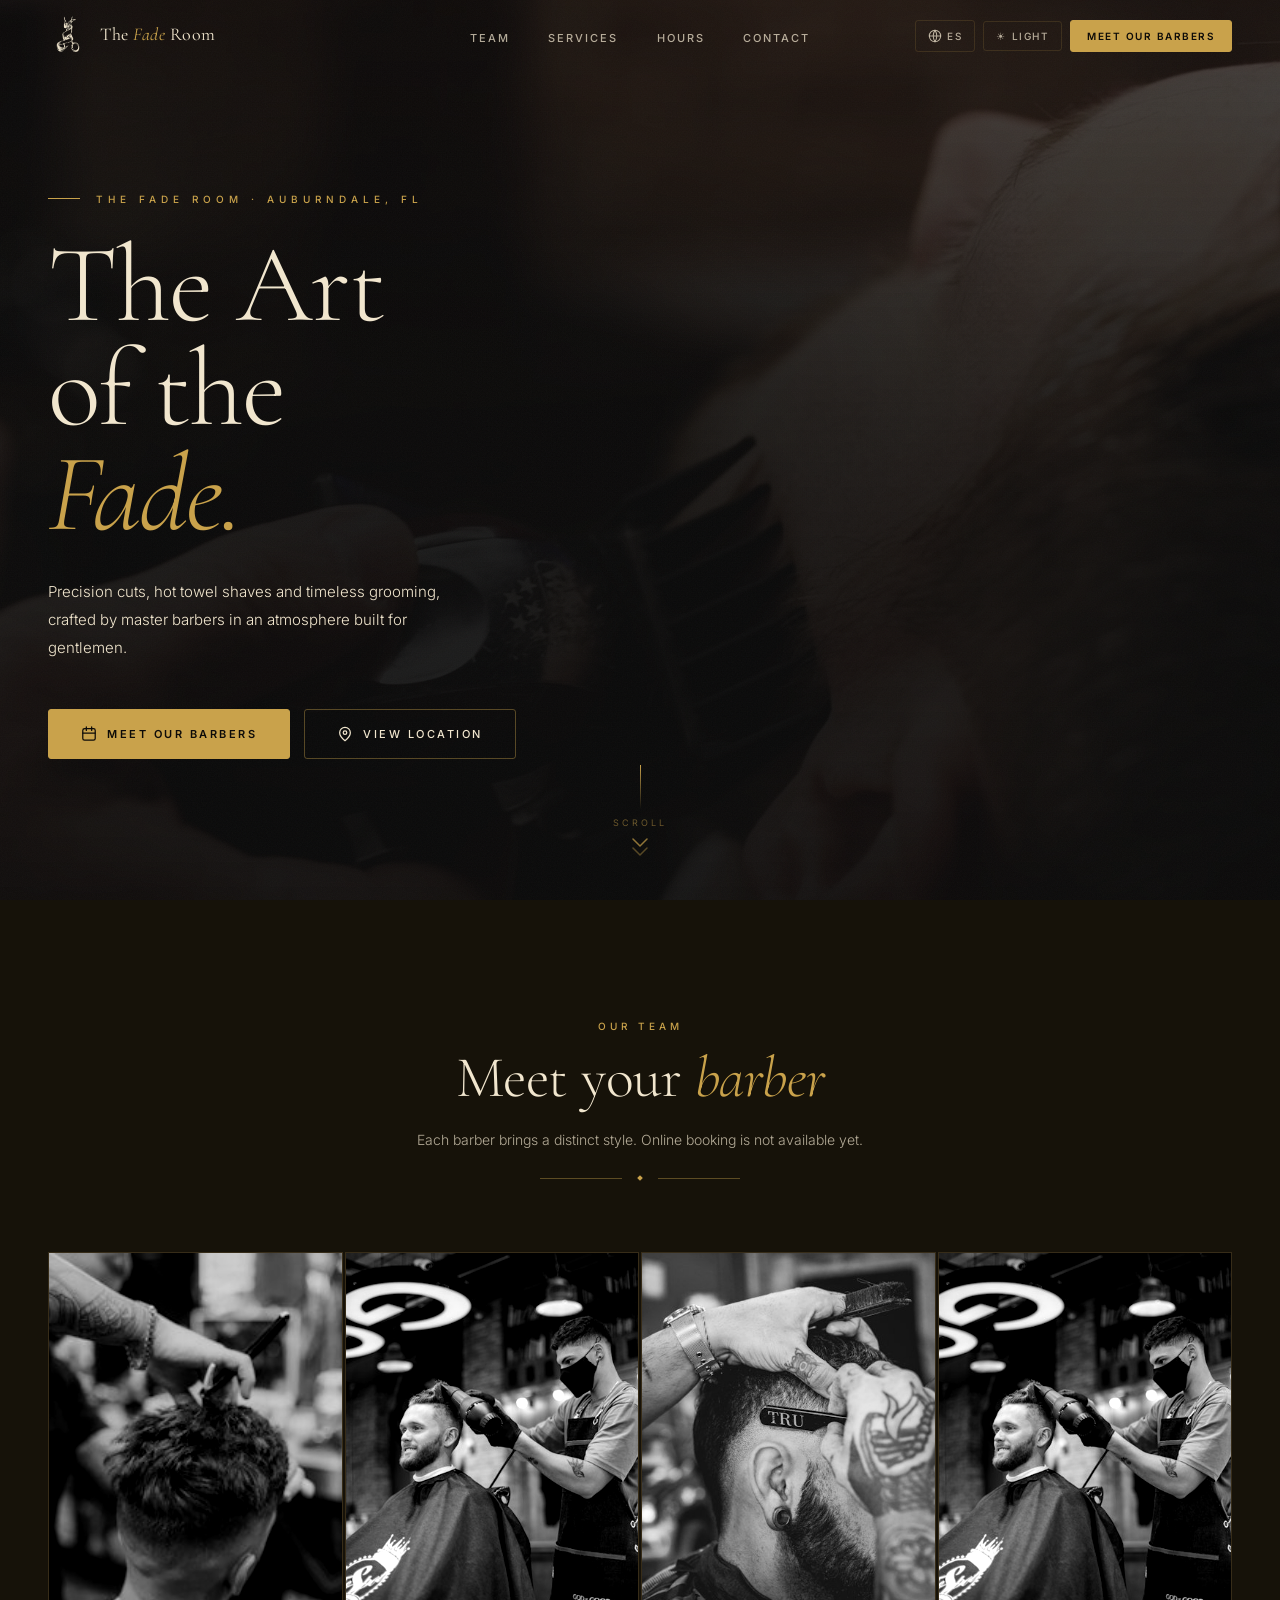
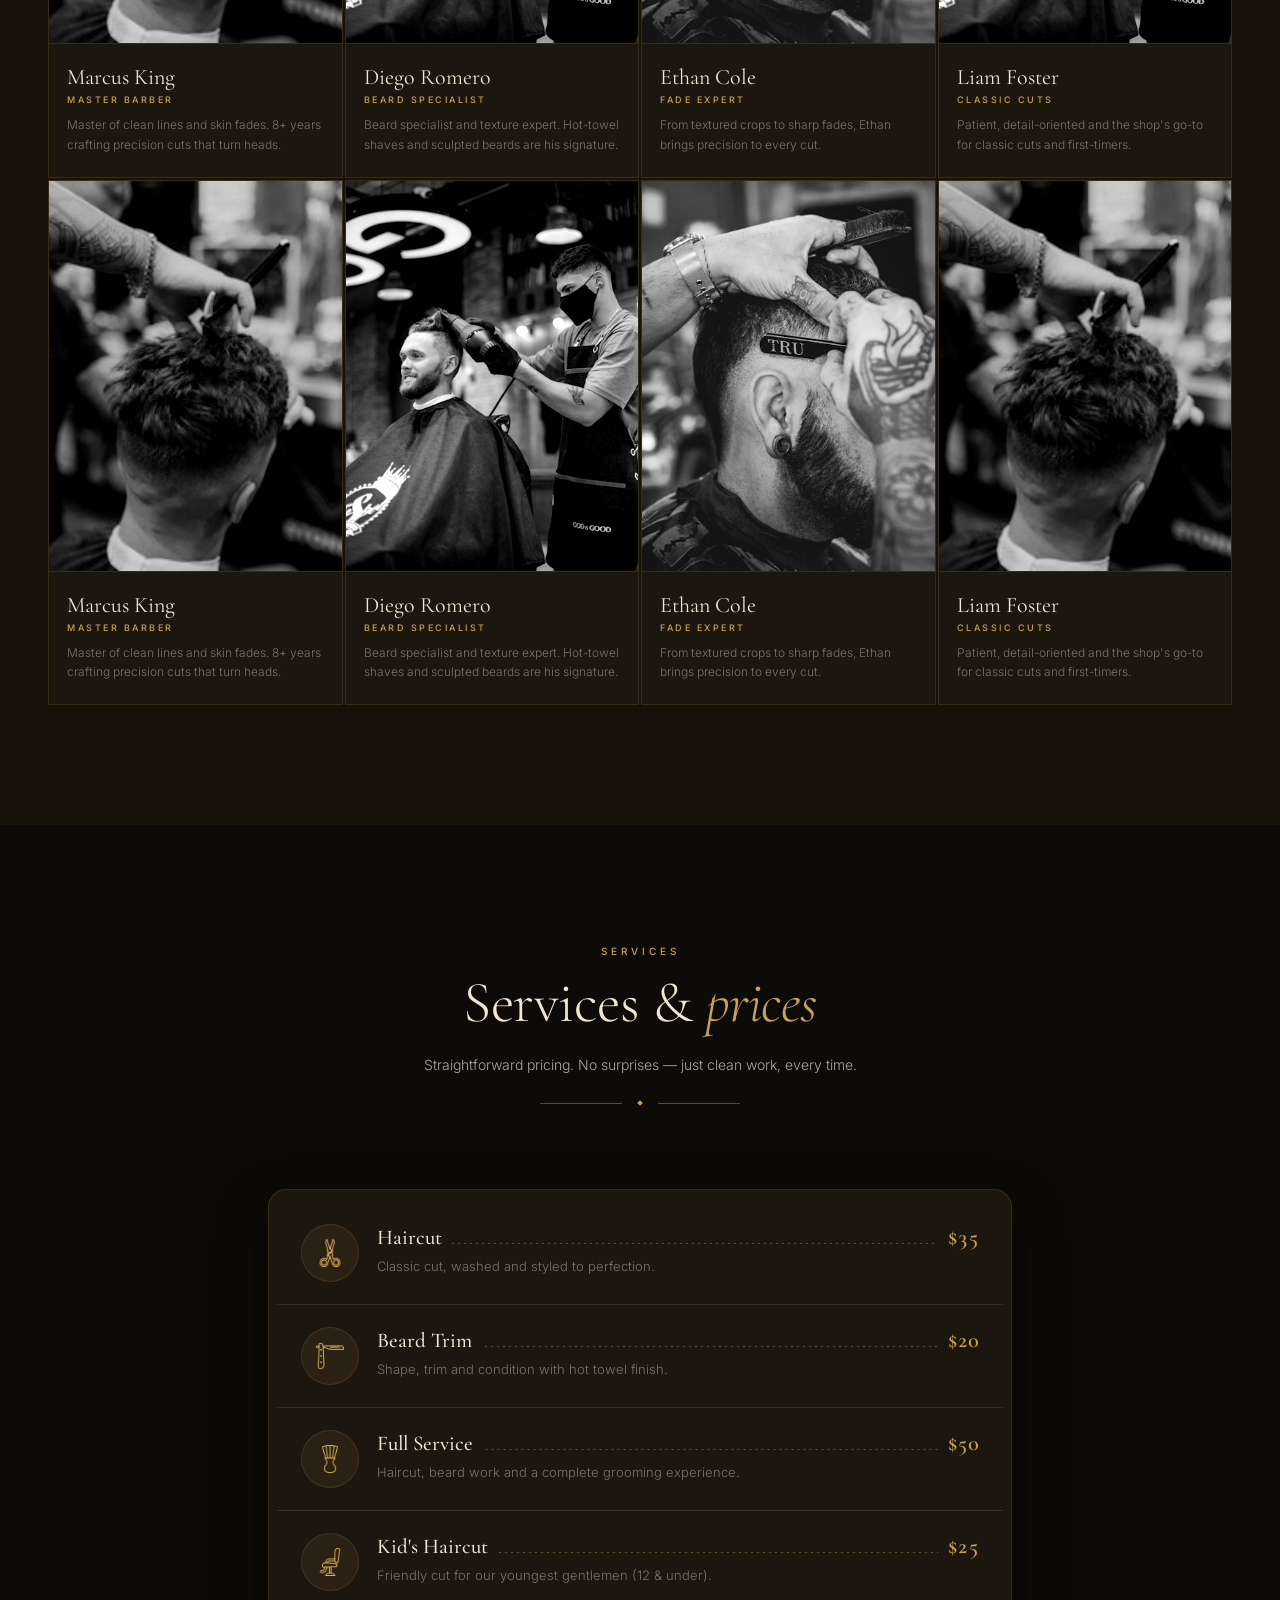
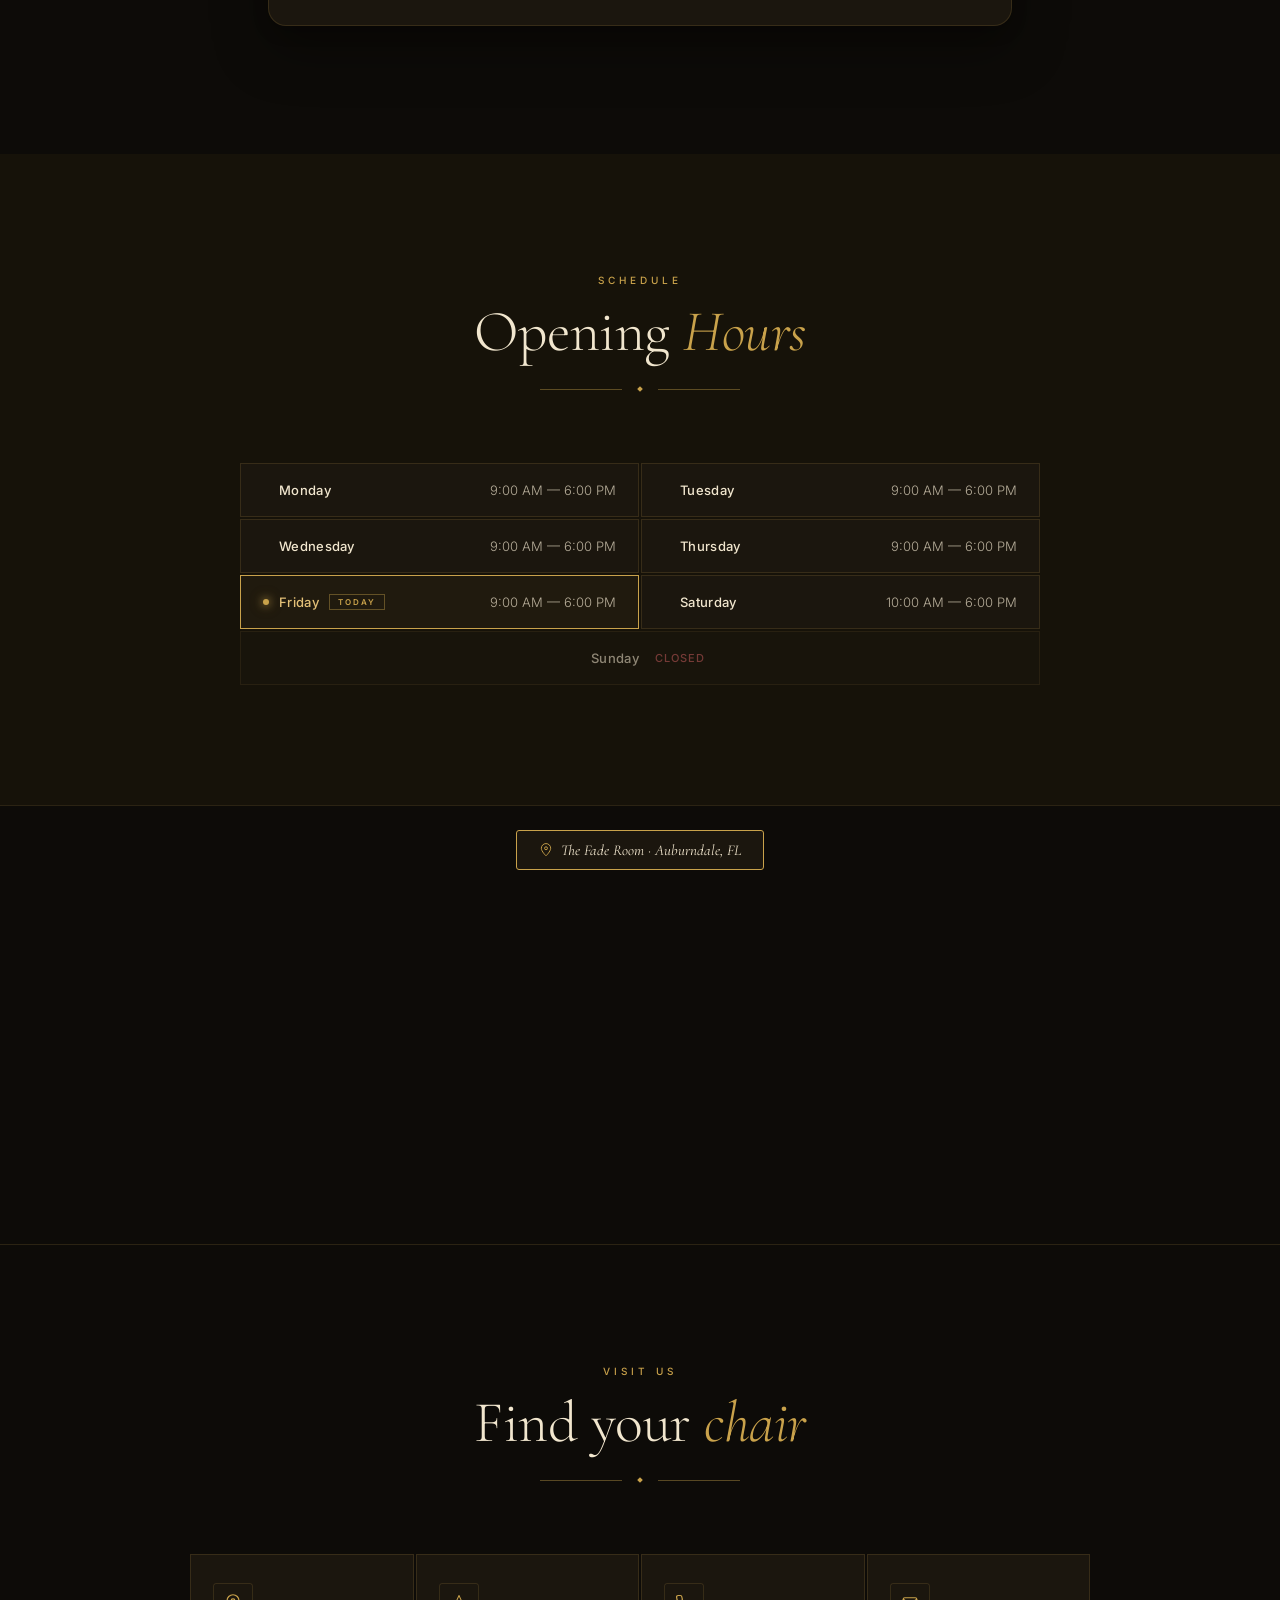
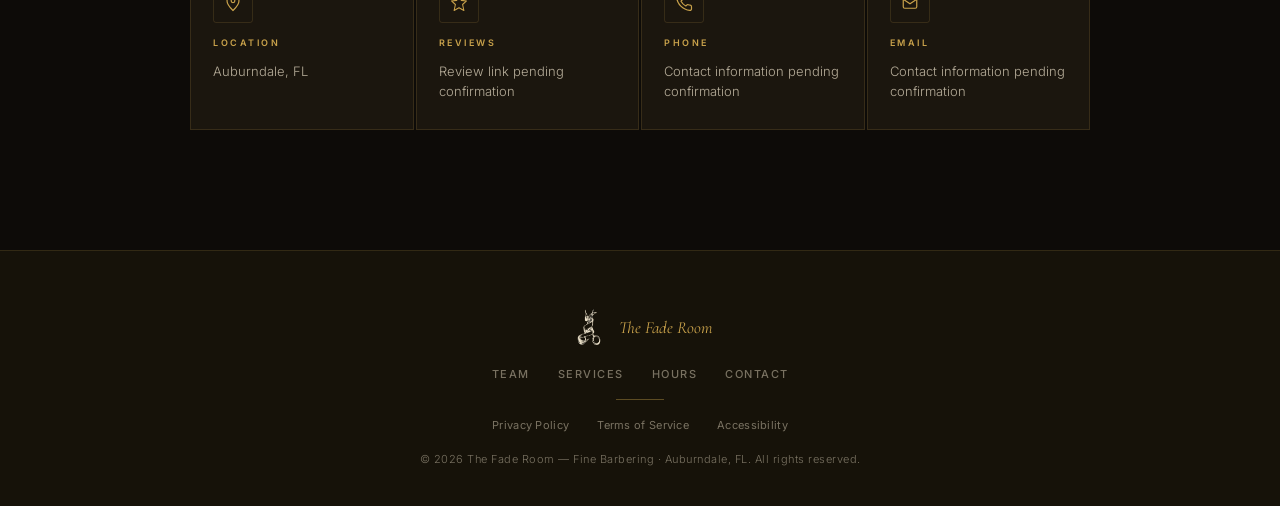
<file: index.html>
<!DOCTYPE html>
<html lang="en" data-theme="dark">
<head>
<meta charset="UTF-8">
<meta name="viewport" content="width=device-width, initial-scale=1.0">
<title>The Fade Room — Fine Barbering · Auburndale, FL</title>
<meta name="description" content="The Fade Room — premium barbershop in Auburndale, FL. Haircuts, beard trims, full service and kid's cuts. Book your barber today.">
<script src="/assets/site-preferences.js"></script>
<link rel="stylesheet" href="/assets/fonts.css">

<style>
/* ═══════════════════════════════════════════════════════════════
   DESIGN TOKENS — Modern Gentleman's Club / Speakeasy
═══════════════════════════════════════════════════════════════ */
:root {
  --black: #0D0B08;
  --charcoal: #161209;
  --charcoal-2: #1B160E;
  --charcoal-3: #2A2013;
  --off-white: #F1E6CE;
  --off-white-dim: rgba(241, 230, 206, 0.72);
  --off-white-muted: rgba(241, 230, 206, 0.45);
  --gold: #C9A24B;
  --gold-light: #E3C077;
  --gold-bright: #E3C077;
  --bronze: #7A5636;
  --copper: #B8863C;
  --border: rgba(201, 162, 75, 0.16);
  --border-strong: rgba(201, 162, 75, 0.4);
  --glass: rgba(13, 11, 8, 0.88);
  --radius: 3px;
  --nav-h: 72px;
  --font-serif: 'Cormorant Garamond', Georgia, serif;
  --font-sans: 'Inter', system-ui, sans-serif;
  --ease: cubic-bezier(0.4, 0, 0.2, 1);
  --transition: all 0.3s ease-in-out;
}

[data-theme="light"] {
  --black: #FAF7F0;
  --charcoal: #F1E9D6;
  --charcoal-2: #FFFFFF;
  --charcoal-3: #F1E4C8;
  --off-white: #221A0F;
  --off-white-dim: rgba(34, 26, 15, 0.72);
  --off-white-muted: rgba(34, 26, 15, 0.45);
  --gold: #A9762E;
  --gold-light: #C79646;
  --gold-bright: #C79646;
  --bronze: #8A6A3E;
  --copper: #7C5620;
  --border: rgba(169, 118, 46, 0.22);
  --border-strong: rgba(169, 118, 46, 0.48);
  --glass: rgba(250, 247, 240, 0.88);
}

/* ── Reset & Base ── */
*, *::before, *::after { margin: 0; padding: 0; box-sizing: border-box; }
html {
  scroll-behavior: auto;
  scroll-padding-top: calc(var(--nav-h) + 20px);
}
body {
  font-family: var(--font-sans);
  background: var(--black);
  color: var(--off-white);
  overflow-x: hidden;
  transition: background 0.3s, color 0.3s;
  -webkit-font-smoothing: antialiased;
}
a { text-decoration: none; color: inherit; }
button { font-family: inherit; cursor: pointer; border: none; background: none; }
img { display: block; max-width: 100%; }
main { display: block; }

/* ═══════════════════════════════════════════════════════════════
   NAVBAR — Sticky + Glassmorphism on scroll
═══════════════════════════════════════════════════════════════ */
.navbar {
  position: fixed;
  top: 0; left: 0; right: 0;
  z-index: 300;
  height: var(--nav-h);
  display: grid;
  grid-template-columns: 1fr auto 1fr;
  align-items: center;
  padding: 0 clamp(20px, 4vw, 48px);
  background: transparent;
  border-bottom: 1px solid transparent;
  transition: var(--transition);
}
.nav-left { justify-self: start; grid-column: 1; }
.navbar.scrolled {
  background: var(--glass);
  backdrop-filter: blur(20px);
  -webkit-backdrop-filter: blur(20px);
  border-bottom-color: var(--border);
}

/* Minimalist logo */
.brand {
  display: flex;
  align-items: center;
  gap: 12px;
  z-index: 310;
}
.brand-mark {
  width: 28px; height: 28px;
  border: 1px solid var(--gold);
  display: flex; align-items: center; justify-content: center;
  flex-shrink: 0;
}
.brand-mark svg { width: 14px; height: 14px; }
.brand-name {
  font-family: var(--font-serif);
  font-size: 18px;
  font-weight: 400;
  letter-spacing: 0.5px;
  color: var(--off-white);
}
.brand-name em { font-style: italic; color: var(--gold); }

/* Desktop nav links — truly centered on viewport */
.nav-links {
  display: none;
  align-items: center;
  gap: clamp(24px, 3vw, 40px);
  list-style: none;
  justify-self: center;
  grid-column: 2;
}
@media (min-width: 900px) { .nav-links { display: flex; } }
.nav-link {
  font-size: 11px;
  font-weight: 500;
  letter-spacing: 2px;
  text-transform: uppercase;
  color: var(--off-white-dim);
  transition: var(--transition);
  position: relative;
}
.nav-link::after {
  content: '';
  position: absolute;
  bottom: -4px; left: 0;
  width: 0; height: 1px;
  background: var(--gold);
  transition: width 0.3s var(--ease);
}
.nav-link:hover { color: var(--gold); }
.nav-link:hover::after { width: 100%; }

.nav-actions {
  display: flex;
  align-items: center;
  gap: 8px;
  z-index: 310;
  justify-self: end;
  grid-column: 3;
}

/* Utility buttons — compact icon pills */
.nav-btn {
  display: flex; align-items: center; justify-content: center; gap: 5px;
  padding: 8px 10px;
  font-size: 10px;
  font-weight: 500;
  letter-spacing: 1.5px;
  text-transform: uppercase;
  color: var(--off-white-dim);
  border: 1px solid var(--border);
  border-radius: var(--radius);
  transition: var(--transition);
  flex-shrink: 0;
}
.nav-btn:hover {
  color: var(--gold);
  border-color: var(--border-strong);
}
.nav-btn-label { display: none; }
@media (min-width: 1200px) {
  .nav-btn { padding: 8px 12px; }
  .nav-btn-label { display: inline; }
}

/* Book CTA — solid with hover inversion */
.btn-nav-book {
  display: none;
  padding: 9px 16px;
  font-size: 10px;
  font-weight: 600;
  letter-spacing: 1.5px;
  text-transform: uppercase;
  background: var(--gold);
  color: var(--black);
  border: 1px solid var(--gold);
  border-radius: var(--radius);
  transition: var(--transition);
  white-space: nowrap;
  flex-shrink: 0;
}
@media (min-width: 640px) { .btn-nav-book { display: inline-flex; } }
.btn-nav-book:hover {
  background: transparent;
  color: var(--gold);
}
.btn-nav-book-short { display: none; }
@media (min-width: 900px) and (max-width: 1140px) {
  .btn-nav-book-full { display: none; }
  .btn-nav-book-short { display: inline; }
}

/* Hamburger */
.hamburger {
  display: flex;
  flex-direction: column;
  justify-content: center;
  gap: 5px;
  width: 32px; height: 32px;
  padding: 4px;
  z-index: 310;
}
@media (min-width: 900px) { .hamburger { display: none; } }
.hamburger span {
  display: block;
  width: 100%; height: 1px;
  background: var(--off-white);
  transition: var(--transition);
  transform-origin: center;
}
.hamburger.active span:nth-child(1) { transform: translateY(6px) rotate(45deg); }
.hamburger.active span:nth-child(2) { opacity: 0; transform: scaleX(0); }
.hamburger.active span:nth-child(3) { transform: translateY(-6px) rotate(-45deg); }

/* Full-screen mobile menu */
.mobile-menu {
  position: fixed;
  inset: 0;
  z-index: 290;
  background: var(--black);
  display: flex;
  flex-direction: column;
  align-items: center;
  justify-content: center;
  gap: 8px;
  opacity: 0;
  visibility: hidden;
  transition: opacity 0.4s var(--ease), visibility 0.4s;
}
.mobile-menu.open {
  opacity: 1;
  visibility: visible;
}
.mobile-menu-link {
  font-family: var(--font-serif);
  font-size: clamp(36px, 10vw, 64px);
  font-weight: 300;
  font-style: italic;
  color: var(--off-white-muted);
  letter-spacing: -1px;
  transition: var(--transition);
  transform: translateY(20px);
  opacity: 0;
}
.mobile-menu.open .mobile-menu-link {
  transform: translateY(0);
  opacity: 1;
}
.mobile-menu.open .mobile-menu-link:nth-child(1) { transition-delay: 0.05s; }
.mobile-menu.open .mobile-menu-link:nth-child(2) { transition-delay: 0.10s; }
.mobile-menu.open .mobile-menu-link:nth-child(3) { transition-delay: 0.15s; }
.mobile-menu.open .mobile-menu-link:nth-child(4) { transition-delay: 0.20s; }
.mobile-menu.open .mobile-menu-link:nth-child(5) { transition-delay: 0.25s; }
.mobile-menu-link:hover { color: var(--gold); }
.mobile-menu-link em { color: var(--gold); font-style: italic; }
.mobile-menu-footer {
  position: absolute;
  bottom: 40px;
  display: flex;
  gap: 16px;
}
.mobile-menu-footer .nav-btn { font-size: 11px; }

/* ═══════════════════════════════════════════════════════════════
   HERO — Cinematic video + fade-up reveal
═══════════════════════════════════════════════════════════════ */
.hero {
  position: relative;
  min-height: 100svh;
  display: flex;
  align-items: center;
  overflow: hidden;
}
.hero-video-wrap {
  position: absolute;
  inset: 0;
  z-index: 0;
}
.hero-video-wrap::after {
  content: '';
  position: absolute;
  inset: 0;
  z-index: 1;
  background:
    radial-gradient(ellipse at 30% 50%, rgba(10,10,10,0.55) 0%, transparent 60%),
    linear-gradient(180deg, rgba(10,10,10,0.75) 0%, rgba(10,10,10,0.88) 50%, rgba(10,10,10,0.95) 100%);
}
.hero-video-wrap::before {
  content: '';
  position: absolute;
  inset: 0;
  z-index: 2;
  pointer-events: none;
  background-image: url("data:image/svg+xml,%3Csvg xmlns='http://www.w3.org/2000/svg' width='200' height='200'%3E%3Cfilter id='n'%3E%3CfeTurbulence type='fractalNoise' baseFrequency='.8' numOctaves='4' stitchTiles='stitch'/%3E%3C/filter%3E%3Crect width='200' height='200' filter='url(%23n)' opacity='.035'/%3E%3C/svg%3E");
}
.hero-video { width: 100%; height: 100%; object-fit: cover; }
.hero-video-fallback {
  position: absolute;
  inset: 0;
  background: linear-gradient(135deg, #161209, #2A2013);
  display: none;
} /* <--- Esta es la llave que faltaba para cerrar el fallback */

/* Ahora sí, la regla del espejo va de forma independiente: */
@media (max-width: 768px) {
  .hero-video {
    transform: scaleX(-1);
  }
}

.hero-inner {
  position: relative;
  z-index: 3;
  width: 100%;
  max-width: 1280px;
  margin: 0 auto;
  padding: calc(var(--nav-h) + 80px) clamp(24px, 5vw, 48px) 100px;
}

.hero-eyebrow {
  font-size: 10px;
  letter-spacing: 5px;
  text-transform: uppercase;
  color: var(--gold);
  font-weight: 500;
  margin-bottom: 28px;
  display: flex;
  align-items: center;
  gap: 16px;
  opacity: 0;
  animation: fadeUp 0.8s var(--ease) 0.2s forwards;
}
.hero-eyebrow::before {
  content: '';
  width: 32px; height: 1px;
  background: var(--gold);
}

.hero-h1 {
  font-family: var(--font-serif);
  font-size: clamp(56px, 11vw, 110px);
  font-weight: 300;
  line-height: 0.95;
  letter-spacing: -2px;
  color: #F1E6CE;
  margin-bottom: 32px;
  opacity: 0;
  animation: fadeUp 1s var(--ease) 0.4s forwards;
}
.hero-h1 em { font-style: italic; color: var(--gold); }

.hero-sub {
  font-size: 15px;
  font-weight: 300;
  color: #F1E6CE;
  line-height: 1.85;
  max-width: 440px;
  margin-bottom: 48px;
  opacity: 0;
  animation: fadeUp 0.9s var(--ease) 0.65s forwards;
}

.hero-ctas {
  display: flex;
  flex-wrap: wrap;
  gap: 14px;
  opacity: 0;
  animation: fadeUp 0.9s var(--ease) 0.85s forwards;
}

@keyframes fadeUp {
  from { opacity: 0; transform: translateY(32px); }
  to   { opacity: 1; transform: translateY(0); }
}

/* Buttons */
.btn-primary {
  display: inline-flex;
  align-items: center;
  gap: 10px;
  padding: 16px 32px;
  border-radius: var(--radius);
  background: var(--gold);
  color: var(--black);
  font-size: 11px;
  font-weight: 600;
  letter-spacing: 2.5px;
  text-transform: uppercase;
  border: 1px solid var(--gold);
  transition: var(--transition);
}
.btn-primary:hover {
  background: transparent;
  color: var(--gold);
}
.btn-secondary {
  display: inline-flex;
  align-items: center;
  gap: 10px;
  padding: 16px 32px;
  border-radius: var(--radius);
  background: transparent;
  color: #F1E6CE;
  font-size: 11px;
  font-weight: 500;
  letter-spacing: 2.5px;
  text-transform: uppercase;
  border: 1px solid var(--border-strong);
  transition: var(--transition);
}
.btn-secondary:hover {
  border-color: var(--gold);
  color: var(--gold);
}

/* Scroll cue — v5 pulse + double-chevron bounce */
.hero-scroll {
  position: absolute;
  bottom: 36px;
  left: 50%;
  transform: translateX(-50%);
  z-index: 3;
  display: flex;
  flex-direction: column;
  align-items: center;
  gap: 8px;
  cursor: pointer;
  background: none;
  border: none;
  color: var(--gold);
  padding: 8px 16px;
  font-family: inherit;
}
/* 1. Ajuste general del bloque para que no choque en móviles */
@media (max-width: 768px) {
  .hero-scroll {
    bottom: calc(15px + env(safe-area-inset-bottom)); 
  }
}

/* 2. Ocultar la línea vertical en CUALQUIER teléfono */
@media (max-width: 768px) {
  .scroll-track {
    display: none !important;
  }
}
.hero-scroll span {
  font-size: 9px;
  letter-spacing: 3px;
  text-transform: uppercase;
  color: var(--gold);
  opacity: 0.5;
}
.scroll-track {
  width: 1px;
  height: 44px;
  background: linear-gradient(to bottom, var(--gold), transparent);
  animation: scrollPulse 2s ease-in-out infinite;
}
.scroll-chevron {
  display: flex;
  flex-direction: column;
  align-items: center;
  gap: 3px;
  animation: scrollBounce 1.6s ease-in-out infinite;
  margin-top: 2px;
  color: var(--gold);
}
.scroll-chevron svg {
  width: 16px;
  height: 9px;
  opacity: 0.7;
}
.scroll-chevron svg:nth-child(2) {
  opacity: 0.4;
  margin-top: -3px;
}
@keyframes scrollPulse {
  0%, 100% { opacity: 0.35; }
  50% { opacity: 1; }
}
@keyframes scrollBounce {
  0%, 100% { transform: translateY(0); }
  50% { transform: translateY(6px); }
}

/* ═══════════════════════════════════════════════════════════════
   SHARED SECTION SHELL
═══════════════════════════════════════════════════════════════ */
.section {
  padding: clamp(72px, 10vw, 120px) clamp(24px, 5vw, 48px);
  max-width: 1280px;
  margin: 0 auto;
}
.section-head {
  text-align: center;
  margin-bottom: clamp(48px, 6vw, 72px);
}
.section-tag {
  font-size: 10px;
  letter-spacing: 4px;
  text-transform: uppercase;
  color: var(--gold);
  font-weight: 500;
  margin-bottom: 16px;
  display: block;
}
.section-title {
  font-family: var(--font-serif);
  font-size: clamp(36px, 5.5vw, 58px);
  font-weight: 300;
  color: var(--off-white);
  letter-spacing: -0.5px;
  line-height: 1.05;
}
.section-title em { font-style: italic; color: var(--gold); }
.section-sub {
  font-size: 14px;
  font-weight: 300;
  color: var(--off-white-dim);
  max-width: 480px;
  margin: 18px auto 0;
  line-height: 1.8;
}
.divider {
  display: flex;
  align-items: center;
  justify-content: center;
  gap: 16px;
  margin: 24px auto 0;
  max-width: 200px;
}
.divider-line { flex: 1; height: 1px; background: var(--border-strong); }
.divider-dot { width: 4px; height: 4px; background: var(--gold); transform: rotate(45deg); }

/* Scroll reveal */
.reveal {
  opacity: 0;
  transform: translateY(28px);
  transition: opacity 0.7s var(--ease), transform 0.7s var(--ease);
}
.reveal.visible { opacity: 1; transform: translateY(0); }
.reveal-d1 { transition-delay: 0.08s; }
.reveal-d2 { transition-delay: 0.16s; }
.reveal-d3 { transition-delay: 0.24s; }
.reveal-d4 { transition-delay: 0.32s; }

/* ═══════════════════════════════════════════════════════════════
   BARBER TEAM — Editorial magazine cards
═══════════════════════════════════════════════════════════════ */
.team-section { background: var(--charcoal); }

.barbers-grid {
  display: grid;
  grid-template-columns: repeat(2, 1fr);
  gap: 2px;
}
@media (min-width: 768px) { .barbers-grid { grid-template-columns: repeat(4, 1fr); gap: 2px; } }
@media (max-width: 480px) { .barbers-grid { grid-template-columns: 1fr; } }

.barber-card {
  position: relative;
  overflow: hidden;
  background: var(--charcoal-2);
  border: 1px solid var(--border);
  display: flex;
  flex-direction: column;
  transition: var(--transition);
}
.barber-card:hover { border-color: var(--border-strong); }

.barber-photo-wrap {
  position: relative;
  aspect-ratio: 3/4;
  overflow: hidden;
}
.barber-photo {
  width: 100%;
  height: 100%;
  background: var(--charcoal-3) center/cover no-repeat;
  filter: grayscale(100%) contrast(1.15);
  transition: filter 0.6s var(--ease), transform 0.6s var(--ease);
}
.barber-card:hover .barber-photo {
  filter: grayscale(0%) contrast(1);
  transform: scale(1.06);
}

/* Hover overlay with Book button */
.barber-overlay {
  position: absolute;
  inset: 0;
  background: linear-gradient(to top, rgba(10,10,10,0.92) 0%, transparent 55%);
  display: flex;
  align-items: flex-end;
  justify-content: center;
  padding-bottom: 24px;
  opacity: 0;
  transition: opacity 0.4s var(--ease);
}
.barber-card:hover .barber-overlay { opacity: 1; }

.btn-book {
  padding: 12px 28px;
  font-size: 10px;
  font-weight: 600;
  letter-spacing: 2px;
  text-transform: uppercase;
  background: var(--gold);
  color: var(--black);
  border: 1px solid var(--gold);
  border-radius: var(--radius);
  transform: translateY(12px);
  opacity: 0;
  transition: var(--transition);
}
.barber-card:hover .btn-book {
  transform: translateY(0);
  opacity: 1;
}
.btn-book:hover {
  background: transparent;
  color: var(--gold);
}

.barber-body {
  padding: 20px 18px 22px;
  border-top: 1px solid var(--border);
}
.barber-name {
  font-family: var(--font-serif);
  font-size: 22px;
  font-weight: 400;
  color: var(--off-white);
  margin-bottom: 4px;
}
.barber-spec {
  font-size: 9px;
  letter-spacing: 2.5px;
  text-transform: uppercase;
  color: var(--gold);
  font-weight: 500;
  margin-bottom: 10px;
  display: block;
}
.barber-desc {
  font-size: 12px;
  color: var(--off-white-muted);
  line-height: 1.65;
  font-weight: 300;
}

/* ═══════════════════════════════════════════════════════════════
   SERVICES — printed-menu layout (v7), scoped to #services
═══════════════════════════════════════════════════════════════ */
#services .services-wrap {
  max-width: 760px;
  margin: 0 auto;
  padding: 12px 8px 8px;
}

#services .svc-plate {
  position: relative;
  padding: 12px 8px;
  background: var(--charcoal-2);
  border: 1px solid var(--border);
  border-radius: 18px;
  box-shadow: 0 22px 54px rgba(0, 0, 0, 0.35), 0 6px 16px rgba(0, 0, 0, 0.18);
}
#services .svc-plate::before,
#services .svc-plate::after {
  content: '';
  position: absolute;
  width: 20px;
  height: 20px;
  border: 1.5px solid var(--gold);
  opacity: 0.6;
  pointer-events: none;
}
#services .svc-plate::before {
  top: -1px; left: -1px;
  border-right: none; border-bottom: none;
  border-top-left-radius: 6px;
}
#services .svc-plate::after {
  bottom: -1px; right: -1px;
  border-left: none; border-top: none;
  border-bottom-right-radius: 6px;
}
/* Elimina o comenta este bloque en el CSS */
#services .svc-plate::before,
#services .svc-plate::after {
  display: none; /* O borra completamente la regla */
}

#services .menu-row {
  display: flex;
  align-items: flex-start;
  gap: 18px;
  padding: 22px 24px;
  border-bottom: 1px solid var(--border);
  transition: background 0.25s ease;
}
#services .menu-row:last-child { border-bottom: none; }
#services .menu-row:hover { background: var(--charcoal-3); }

#services .menu-icon {
  width: 58px;
  height: 58px;
  border-radius: 50%;
  flex-shrink: 0;
  background: var(--charcoal-3);
  border: 1px solid var(--border);
  display: flex;
  align-items: center;
  justify-content: center;
  padding: 14px;
  box-sizing: border-box;
  transition: background 0.3s ease, transform 0.3s ease;
}
#services .menu-row:hover .menu-icon {
  background: var(--gold);
  transform: scale(1.06);
}

#services .service-icon {
  width: 28px;
  height: 28px;
  object-fit: contain;
  transition: filter 0.3s ease;
}
[data-theme="dark"] #services .service-icon {
  filter: brightness(0) saturate(100%) invert(72%) sepia(38%) saturate(520%) hue-rotate(5deg) brightness(98%);
}
[data-theme="light"] #services .service-icon {
  filter: brightness(0) saturate(100%) invert(33%) sepia(45%) saturate(620%) hue-rotate(12deg) brightness(90%);
}
#services .menu-row:hover .service-icon {
  filter: brightness(0) invert(1) !important;
}

#services .svc-menu-info { flex: 1; min-width: 0; }
#services .svc-menu-top {
  display: flex;
  align-items: baseline;
  gap: 10px;
  margin-bottom: 6px;
}
#services .menu-name {
  font-family: var(--font-serif);
  font-size: 21px;
  font-weight: 500;
  color: var(--off-white);
  white-space: nowrap;
}
#services .svc-menu-rule {
  flex: 1;
  height: 1px;
  margin-bottom: 6px;
  min-width: 24px;
  background-image: linear-gradient(90deg, var(--border-strong) 33%, transparent 0%);
  background-position: bottom;
  background-size: 6px 1px;
  background-repeat: repeat-x;
}
#services .menu-price {
  font-family: var(--font-serif);
  font-size: 22px;
  font-weight: 600;
  color: var(--gold);
  font-variant-numeric: tabular-nums;
  white-space: nowrap;
}
#services .menu-desc {
  font-size: 13px;
  color: var(--off-white-muted);
  font-weight: 300;
  line-height: 1.6;
  max-width: 46ch;
}

@media (max-width: 640px) {
  #services .menu-row { padding: 18px 16px; gap: 14px; }
  #services .menu-name { font-size: 18px; }
  #services .menu-price { font-size: 19px; }
  #services .menu-icon { width: 52px; height: 52px; padding: 12px; }
  #services .service-icon { width: 26px; height: 26px; }
}
@media (max-width: 480px) {
  #services .svc-plate::before,
  #services .svc-plate::after { width: 14px; height: 14px; }
}

/* ═══════════════════════════════════════════════════════════════
   HOURS — Two-column grid + today indicator
═══════════════════════════════════════════════════════════════ */
.hours-section { background: var(--charcoal); }

.hours-card { max-width: 800px; margin: 0 auto; }

.hours-grid {
  display: grid;
  grid-template-columns: 1fr;
  gap: 2px;
}
@media (min-width: 560px) {
  .hours-grid { grid-template-columns: 1fr 1fr; }
}

.hours-row {
  display: flex;
  align-items: center;
  justify-content: space-between;
  padding: 18px 22px;
  background: var(--charcoal-2);
  border: 1px solid var(--border);
  transition: var(--transition);
}
.hours-row:hover { border-color: var(--border-strong); }

.hours-row.is-today {
  border-color: var(--gold);
  background: rgba(184, 149, 106, 0.06);
}
.hours-day-wrap {
  display: flex;
  align-items: center;
  gap: 10px;
}
.hours-dot {
  width: 6px; height: 6px;
  border-radius: 50%;
  background: transparent;
  flex-shrink: 0;
  transition: var(--transition);
}
.hours-row.is-today .hours-dot {
  background: var(--gold);
  box-shadow: 0 0 8px var(--gold), 0 0 16px rgba(184,149,106,0.4);
  animation: pulseDot 2s ease-in-out infinite;
}
@keyframes pulseDot {
  0%, 100% { box-shadow: 0 0 8px var(--gold), 0 0 16px rgba(184,149,106,0.4); }
  50%      { box-shadow: 0 0 12px var(--gold-light), 0 0 24px rgba(184,149,106,0.6); }
}

.hours-day {
  font-size: 13px;
  font-weight: 500;
  color: var(--off-white);
  letter-spacing: 0.3px;
}
.hours-row.is-today .hours-day { color: var(--gold-light); }

.hours-badge {
  font-size: 8px;
  letter-spacing: 2px;
  text-transform: uppercase;
  color: var(--gold);
  border: 1px solid var(--border-strong);
  padding: 2px 8px;
  font-weight: 600;
}
.hours-time {
  font-size: 13px;
  color: var(--off-white-dim);
  font-weight: 300;
}
.hours-row.closed .hours-time {
  color: #C45C5C;
  font-size: 11px;
  letter-spacing: 1px;
  text-transform: uppercase;
  font-weight: 500;
}
.hours-row.closed { opacity: 0.55; }

.hours-row.is-sunday {
  grid-column: 1 / -1;
  justify-content: center;
  gap: 16px;
}

/* ═══════════════════════════════════════════════════════════════
   MAP — Dark mode filter
═══════════════════════════════════════════════════════════════ */
.map-section { padding: 0; }
.map-wrap {
  width: 100%;
  height: 380px;
  position: relative;
  overflow: hidden;
  border-top: 1px solid var(--border);
  border-bottom: 1px solid var(--border);
}
@media (min-width: 640px) { .map-wrap { height: 440px; } }

.map-wrap iframe {
  width: 100%; height: 100%;
  border: none;
  display: block;
  filter: invert(90%) hue-rotate(180deg) saturate(0.3) brightness(0.85) contrast(1.1);
}
[data-theme="light"] .map-wrap iframe {
  filter: grayscale(30%) contrast(1.05);
}
.map-label {
  position: absolute;
  top: 24px;
  left: 50%;
  transform: translateX(-50%);
  z-index: 2;
  background: var(--charcoal-2);
  border: 1px solid var(--gold);
  border-radius: var(--radius);
  padding: 10px 22px;
  font-family: var(--font-serif);
  font-style: italic;
  font-size: 15px;
  color: var(--off-white);
  display: flex;
  align-items: center;
  gap: 8px;
  white-space: nowrap;
  pointer-events: none;
}
.map-label svg { width: 14px; height: 14px; color: var(--gold); flex-shrink: 0; }

/* ═══════════════════════════════════════════════════════════════
   CONTACT — Bento-box asymmetric grid
═══════════════════════════════════════════════════════════════ */
.bento-grid {
  display: grid;
  grid-template-columns: 1fr 1fr;
  grid-template-rows: auto auto;
  gap: 2px;
  max-width: 900px;
  margin: 0 auto;
}
@media (min-width: 640px) {
  .bento-grid {
    grid-template-columns: 1fr 1fr 1fr 1fr;
    grid-template-rows: auto;
  }
}

.bento-card {
  background: var(--charcoal-2);
  border: 1px solid var(--border);
  padding: 28px 22px;
  display: flex;
  flex-direction: column;
  align-items: flex-start;
  gap: 14px;
  min-height: 140px;
  transition: var(--transition);
  position: relative;
  overflow: hidden;
}
.bento-card::before {
  content: '';
  position: absolute;
  top: 0; left: 0;
  width: 100%; height: 1px;
  background: linear-gradient(90deg, transparent, var(--gold), transparent);
  opacity: 0;
  transition: opacity 0.4s;
}
.bento-card:hover {
  border-color: var(--border-strong);
  transform: translateY(-2px);
}
.bento-card:hover::before { opacity: 1; }

.bento-icon {
  width: 40px; height: 40px;
  display: flex; align-items: center; justify-content: center;
  color: var(--gold);
  border: 1px solid var(--border);
  border-radius: var(--radius);
  transition: var(--transition);
}
.bento-card:hover .bento-icon {
  background: var(--gold);
  color: var(--black);
  border-color: var(--gold);
}
.bento-icon svg { width: 18px; height: 18px; }

.bento-label {
  font-size: 9px;
  letter-spacing: 2.5px;
  text-transform: uppercase;
  color: var(--gold);
  font-weight: 600;
}
.bento-value {
  font-size: 13px;
  color: var(--off-white-dim);
  font-weight: 300;
  line-height: 1.5;
  transition: color 0.3s;
}
.bento-card:hover .bento-value { color: var(--off-white); }

/* ═══════════════════════════════════════════════════════════════
   FOOTER — Symmetric, fine dividers
═══════════════════════════════════════════════════════════════ */
.footer {
  text-align: center;
  padding: 56px 24px 40px;
  border-top: 1px solid var(--border);
  background: var(--charcoal);
}
.footer-brand {
  display: inline-flex;
  align-items: center;
  gap: 10px;
  margin-bottom: 20px;
}
.footer-mark {
  width: 26px; height: 26px;
  border: 1px solid var(--gold);
  display: flex; align-items: center; justify-content: center;
}
.footer-mark svg { width: 12px; height: 12px; }
.footer-name {
  font-family: var(--font-serif);
  font-size: 17px;
  font-style: italic;
  color: var(--gold);
}
.footer-links {
  display: flex;
  justify-content: center;
  gap: 28px;
  margin-bottom: 16px;
  flex-wrap: wrap;
}
.footer-link {
  font-size: 11px;
  color: var(--off-white-muted);
  letter-spacing: 1.5px;
  text-transform: uppercase;
  font-weight: 500;
  transition: var(--transition);
}
.footer-link:hover { color: var(--gold); }

.footer-divider {
  width: 48px; height: 1px;
  background: var(--border-strong);
  margin: 18px auto;
}
.footer-legal {
  display: flex;
  justify-content: center;
  gap: 28px;
  margin-bottom: 20px;
  flex-wrap: wrap;
}
.footer-legal-link {
  font-size: 11px;
  color: var(--off-white-muted);
  letter-spacing: 0.3px;
  transition: var(--transition);
  text-decoration: underline;
  text-underline-offset: 3px;
  text-decoration-color: transparent;
}
.footer-legal-link:hover {
  color: var(--gold);
  text-decoration-color: var(--gold);
}
.footer-copy {
  font-size: 11px;
  color: var(--off-white-muted);
  letter-spacing: 0.5px;
  font-weight: 300;
}

/* Aquí le decimos al navegador: 
   "Si el tema es claro, pero el usuario TODAVÍA NO HA HECHO SCROLL, 
   mantén los textos claros (dorados/blancos) sobre el video". */

[data-theme="light"] .navbar:not(.scrolled) .brand-name,
[data-theme="light"] .navbar:not(.scrolled) .nav-link,
[data-theme="light"] .navbar:not(.scrolled) .nav-btn {
  color: #F1E6CE; /* Letras doradas/claras para que destaquen sobre el video */
  border-color: rgba(241, 230, 206, 0.3);
}

/* Las 3 rayitas del menú móvil (hamburguesa) también deben ser claras sobre el video */
[data-theme="light"] .navbar:not(.scrolled) .hamburger span {
  background: #F1E6CE;
}

/* Aquí le decimos: 
   "Si el tema es claro y el usuario YA HIZO SCROLL (.scrolled)..." */

/* 1. Cambia el fondo de la barra a un tono claro casi blanco */
/* Se aplica únicamente en pantallas de escritorio (≥ 1024px) */
@media (min-width: 1024px) {
  [data-theme="light"] .navbar.scrolled {
    background: rgba(250, 247, 240, 0.95);
    border-bottom-color: var(--border);
  }
}

/* 2. Cambia automáticamente el color del texto y botones a OSCURO */
[data-theme="light"] .navbar.scrolled .brand-name,
[data-theme="light"] .navbar.scrolled .nav-link,
[data-theme="light"] .navbar.scrolled .nav-btn {
  color: var(--off-white); /* En tema claro, esta variable representa el color oscuro (#221A0F) */
  border-color: var(--border);
}

/* 3. Las rayitas del menú móvil pasan a ser oscuras para verse sobre el fondo claro */
[data-theme="light"] .navbar.scrolled .hamburger span {
  background: var(--off-white);
}

/* Alineación de la marca */
.brand {
  display: inline-flex;
  align-items: center;
  gap: 12px;
  text-decoration: none;
}

/* Tamaño de la imagen del logo en el header */
.brand-logo {
  height: 40px; /* Ajusta la altura si lo quieres ligeramente más grande/pequeño */
  width: auto;
  object-fit: contain;
}

/* Control de visibilidad del logo claro y oscuro */
.logo-light {
  display: block;
}
.logo-dark {
  display: none;
}

/* Al hacer scroll en Modo Claro, intercambia al logo oscuro */
[data-theme="light"] .navbar.scrolled .logo-light {
  display: none;
}
[data-theme="light"] .navbar.scrolled .logo-dark {
  display: block;
}

/* Alineación de la marca en el footer */
.footer-brand {
  display: inline-flex;
  align-items: center;
  gap: 10px;
}

/* Tamaño de la imagen del logo en el footer */
.footer-logo {
  height: 40px; /* Ajusta este valor si deseas el logo del footer más grande o pequeño */
  width: auto;
  object-fit: contain;
}

/* Regla para cambiar al logo oscuro si el footer está en modo claro */
[data-theme="light"] .footer .logo-light {
  display: none;
}

[data-theme="light"] .footer .logo-dark {
  display: block;
}



/* ═══════════════════════════════════════════════════════════════
   RESPONSIVE & ACCESSIBILITY
═══════════════════════════════════════════════════════════════ */
@media (max-width: 480px) {
  .hero-ctas { flex-direction: column; align-items: flex-start; }
  .btn-primary, .btn-secondary { width: 100%; justify-content: center; }
}
@media (max-width: 380px) {
  .nav-btn-label { display: none; }
  .brand-name { font-size: 15px; }
}

@media (prefers-reduced-motion: reduce) {
  .reveal { opacity: 1; transform: none; transition: none; }
  .hero-eyebrow, .hero-h1, .hero-sub, .hero-ctas { animation: none; opacity: 1; }
  .scroll-track { animation: none; }
  .hours-dot { animation: none; }
  .barber-photo { transition: none; }
}
</style>
</head>

<body>

<!-- ══════════════════════════════════════════════════════
     NAVBAR
══════════════════════════════════════════════════════ -->
<nav class="navbar" id="main-navigation" aria-label="Main navigation">
  <div class="nav-left">
    <a href="/" class="brand">
      <!-- REEMPLAZO DEL SVG POR TUS IMÁGENES -->
      <img src="assets/logo-light.png" alt="The Fade Room" class="brand-logo logo-light">
      <img src="assets/logo-dark.png" alt="The Fade Room" class="brand-logo logo-dark">
      
      <span class="brand-name">The <em>Fade</em> Room</span>
    </a>
  </div>

  <ul class="nav-links">
    <li><a class="nav-link" href="/?section=team" data-scroll-to="team" id="nav-team">Team</a></li>
    <li><a class="nav-link" href="/?section=services" data-scroll-to="services" id="nav-svc">Services</a></li>
    <li><a class="nav-link" href="/?section=hours" data-scroll-to="hours" id="nav-hours">Hours</a></li>
    <li><a class="nav-link" href="/?section=contact" data-scroll-to="contact" id="nav-contact">Contact</a></li>
  </ul>

  <div class="nav-actions">
    <button class="nav-btn" onclick="toggleLang()" aria-label="Change language">
      <svg viewBox="0 0 16 16" fill="none" width="14" height="14" aria-hidden="true">
        <circle cx="8" cy="8" r="6.5" stroke="currentColor" stroke-width="1.2"/>
        <path d="M8 1.5C8 1.5 6 4 6 8C6 12 8 14.5 8 14.5M8 1.5C8 1.5 10 4 10 8C10 12 8 14.5 8 14.5M1.5 8H14.5" stroke="currentColor" stroke-width="1.2" stroke-linecap="round"/>
      </svg>
      <span class="nav-btn-label" id="lang-label">ES</span>
    </button>
    <button class="nav-btn" onclick="toggleTheme()" aria-label="Toggle dark mode">
      <span id="theme-icon" aria-hidden="true">☀</span>
      <span class="nav-btn-label" id="theme-label">Light</span>
    </button>
    <button class="btn-nav-book" onclick="smoothScrollTo('team')" id="nav-book-btn">
      <span class="btn-nav-book-full" id="nav-book-text">Book an Appointment</span>
      <span class="btn-nav-book-short" id="nav-book-text-short">Book</span>
    </button>
    <button class="hamburger" id="hamburger" aria-label="Open menu" aria-expanded="false">
      <span></span><span></span><span></span>
    </button>
  </div>
</nav>

<!-- Full-screen mobile menu -->
<div class="mobile-menu" id="mobile-menu" aria-hidden="true">
  <a class="mobile-menu-link" href="/?section=team" data-scroll-to="team" onclick="closeMobileMenu()" id="mobile-team-link"><em>Our</em> Team</a>
  <a class="mobile-menu-link" href="/?section=services" data-scroll-to="services" onclick="closeMobileMenu()" id="mobile-services-link">Services</a>
  <a class="mobile-menu-link" href="/?section=hours" data-scroll-to="hours" onclick="closeMobileMenu()" id="mobile-hours-link">Hours</a>
  <a class="mobile-menu-link" href="/?section=contact" data-scroll-to="contact" onclick="closeMobileMenu()" id="mobile-contact-link">Contact</a>
  <a class="mobile-menu-link" href="/?section=team" data-scroll-to="team" onclick="closeMobileMenu()" id="mobile-book-link"><em>Book</em></a>
  <div class="mobile-menu-footer">
    <button class="nav-btn" onclick="toggleLang()" aria-label="Change language">
      <span id="mobile-lang-label">ES</span>
    </button>
    <button class="nav-btn" onclick="toggleTheme()" aria-label="Toggle dark mode">
      <span id="mobile-theme-label">Light</span>
    </button>
  </div>
</div>

<main>

<!-- ══════════════════════════════════════════════════════
     HERO
══════════════════════════════════════════════════════ -->
<section class="hero" id="home">
  <div class="hero-video-wrap">
    <div class="hero-video-fallback"></div>
    <video class="hero-video" autoplay muted loop playsinline preload="metadata" aria-hidden="true">
      <source src="assets/video/hero-mobile.webm" type="video/webm" media="(max-width: 768px)">
      <source src="assets/video/hero-desktop.webm" type="video/webm">
    </video>
  </div>

  <div class="hero-inner">
    <div class="hero-eyebrow" id="hero-eyebrow">The Fade Room · Auburndale, FL</div>
    <h1 class="hero-h1" id="hero-title">
      The Art<br>of the<br><em>Fade.</em>
    </h1>
    <p class="hero-sub" id="hero-sub">
      Precision cuts, hot towel shaves and timeless grooming — crafted by master barbers in an atmosphere built for gentlemen.
    </p>
    <div class="hero-ctas">
      <button class="btn-primary" onclick="smoothScrollTo('team')" id="cta-book">
        <svg viewBox="0 0 18 18" fill="none" width="16" height="16" aria-hidden="true">
          <rect x="2" y="3" width="14" height="13" rx="2" stroke="currentColor" stroke-width="1.4"/>
          <path d="M6 1v4M12 1v4M2 8h14" stroke="currentColor" stroke-width="1.4" stroke-linecap="round"/>
        </svg>
        <span id="cta-book-text">Book an Appointment</span>
      </button>
      <button class="btn-secondary" onclick="smoothScrollTo('location')" id="cta-contact">
        <svg viewBox="0 0 18 18" fill="none" width="16" height="16" aria-hidden="true">
          <path d="M15 7.5c0 4.2-6 9-6 9s-6-4.8-6-9a6 6 0 1 1 12 0Z" stroke="currentColor" stroke-width="1.4" stroke-linejoin="round"/>
          <circle cx="9" cy="7.5" r="2" stroke="currentColor" stroke-width="1.4"/>
        </svg>
        <span id="cta-contact-text">Contact Us</span>
      </button>
    </div>
  </div>

  <button class="hero-scroll" onclick="smoothScrollTo('team')" aria-label="Scroll to team section">
    <div class="scroll-track" aria-hidden="true"></div>
    <span id="scroll-label">Scroll</span>
    <div class="scroll-chevron" aria-hidden="true">
      <svg viewBox="0 0 16 9" fill="none" xmlns="http://www.w3.org/2000/svg">
        <path d="M1 1L8 8L15 1" stroke="currentColor" stroke-width="1.5" stroke-linecap="round" stroke-linejoin="round"/>
      </svg>
      <svg viewBox="0 0 16 9" fill="none" xmlns="http://www.w3.org/2000/svg">
        <path d="M1 1L8 8L15 1" stroke="currentColor" stroke-width="1.5" stroke-linecap="round" stroke-linejoin="round"/>
      </svg>
    </div>
  </button>
</section>

<!-- ══════════════════════════════════════════════════════
     BARBER TEAM
══════════════════════════════════════════════════════ -->
<div class="team-section">
<section class="section" id="team">
  <div class="section-head reveal">
    <span class="section-tag" id="team-tag">Our Team</span>
    <h2 class="section-title" id="team-title">Meet your <em>barber</em></h2>
    <p class="section-sub" id="team-sub">Each barber brings a distinct style. Choose yours and book directly.</p>
    <div class="divider"><div class="divider-line"></div><div class="divider-dot"></div><div class="divider-line"></div></div>
  </div>
  <div class="barbers-grid" id="barbers-grid"></div>
</section>
</div>

<!-- ══════════════════════════════════════════════════════
     SERVICES & PRICES
══════════════════════════════════════════════════════ -->
<section class="section" id="services">
  <div class="section-head reveal">
    <span class="section-tag" id="svc-tag">Services</span>
    <h2 class="section-title" id="svc-title">Services &amp; <em>prices</em></h2>
    <p class="section-sub" id="svc-sub">Straightforward pricing. No surprises — just clean work, every time.</p>
    <div class="divider"><div class="divider-line"></div><div class="divider-dot"></div><div class="divider-line"></div></div>
  </div>
  <div class="services-wrap reveal" id="services-list"></div>
</section>

<!-- ══════════════════════════════════════════════════════
     OPENING HOURS
══════════════════════════════════════════════════════ -->
<div class="hours-section">
<section class="section" id="hours">
  <div class="section-head reveal">
    <span class="section-tag" id="hours-tag">Schedule</span>
    <h2 class="section-title" id="hours-title">Opening <em>Hours</em></h2>
    <div class="divider"><div class="divider-line"></div><div class="divider-dot"></div><div class="divider-line"></div></div>
  </div>
  <div class="hours-card reveal" id="hours-list"></div>
</section>
</div>

<!-- ══════════════════════════════════════════════════════
     MAP
══════════════════════════════════════════════════════ -->
<div class="map-section" id="location">
  <div class="map-wrap">
    <iframe
      src="https://www.google.com/maps?q=The+Fade+Room+Auburndale+FL&amp;output=embed"
      allowfullscreen="" loading="lazy" referrerpolicy="no-referrer"
      title="The Fade Room location" id="location-map">
    </iframe>
    <div class="map-label" id="map-label">
      <svg viewBox="0 0 24 24" fill="none" aria-hidden="true"><path d="M12 22s8-7.58 8-13a8 8 0 1 0-16 0c0 5.42 8 13 8 13z" stroke="currentColor" stroke-width="1.6"/><circle cx="12" cy="9" r="2.5" stroke="currentColor" stroke-width="1.6"/></svg>
      <span id="map-label-text">The Fade Room · Auburndale, FL</span>
    </div>
  </div>
</div>

<!-- ══════════════════════════════════════════════════════
     CONTACT
══════════════════════════════════════════════════════ -->
<section class="section" id="contact">
  <div class="section-head reveal">
    <span class="section-tag" id="contact-tag">Visit Us</span>
    <h2 class="section-title" id="contact-title">Find your <em>chair</em></h2>
    <div class="divider"><div class="divider-line"></div><div class="divider-dot"></div><div class="divider-line"></div></div>
  </div>
  <div class="bento-grid reveal">
    <a class="bento-card" href="https://maps.google.com/?q=The+Fade+Room+Auburndale+FL" target="_blank" rel="noopener noreferrer">
      <div class="bento-icon">
        <svg viewBox="0 0 24 24" fill="none" aria-hidden="true"><path d="M12 22s8-7.58 8-13a8 8 0 1 0-16 0c0 5.42 8 13 8 13z" stroke="currentColor" stroke-width="1.6"/><circle cx="12" cy="9" r="2.5" stroke="currentColor" stroke-width="1.6"/></svg>
      </div>
      <span class="bento-label" id="lbl-location">Location</span>
      <span class="bento-value" id="val-location">Auburndale, FL</span>
    </a>
    <div class="bento-card">
      <div class="bento-icon">
        <svg viewBox="0 0 24 24" fill="none" aria-hidden="true"><path d="M12 2l3 6.5 7 .8-5.2 4.7L18.5 22 12 18.3 5.5 22 7.2 14l-5.2-4.7 7-.8L12 2z" stroke="currentColor" stroke-width="1.4" stroke-linejoin="round"/></svg>
      </div>
      <span class="bento-label" id="lbl-reviews">Reviews</span>
      <span class="bento-value" id="val-reviews">Review link pending confirmation</span>
    </div>
    <div class="bento-card">
      <div class="bento-icon">
        <svg viewBox="0 0 24 24" fill="none" aria-hidden="true"><path d="M22 16.9v3a2 2 0 0 1-2.2 2A19.8 19.8 0 0 1 2.1 4.2 2 2 0 0 1 4.1 2h3a2 2 0 0 1 2 1.7c.1.9.3 1.8.6 2.6a2 2 0 0 1-.5 2.1L8 9.6a16 16 0 0 0 6.4 6.4l1.2-1.2a2 2 0 0 1 2.1-.5c.8.3 1.7.5 2.6.6a2 2 0 0 1 1.7 2z" stroke="currentColor" stroke-width="1.6" stroke-linejoin="round"/></svg>
      </div>
      <span class="bento-label" id="lbl-phone">Phone</span>
      <span class="bento-value" id="val-phone">Contact information pending confirmation</span>
    </div>
    <div class="bento-card">
      <div class="bento-icon">
        <svg viewBox="0 0 24 24" fill="none" aria-hidden="true"><rect x="3" y="5" width="18" height="14" rx="2" stroke="currentColor" stroke-width="1.6"/><path d="M3 7l9 6 9-6" stroke="currentColor" stroke-width="1.6" stroke-linecap="round"/></svg>
      </div>
      <span class="bento-label" id="lbl-email">Email</span>
      <span class="bento-value" id="val-email">Contact information pending confirmation</span>
    </div>
  </div>
</section>

</main>

<!-- ══════════════════════════════════════════════════════
     FOOTER
══════════════════════════════════════════════════════ -->
<footer class="footer">
  <div class="footer-brand">
    <!-- Reemplazamos el <div class="footer-mark"> por los logos -->
    <img src="assets/logo-light.png" alt="The Fade Room" class="footer-logo logo-light">
    <img src="assets/logo-dark.png" alt="The Fade Room" class="footer-logo logo-dark">
    
    <span class="footer-name">The Fade Room</span>
  </div>

  <div class="footer-links">
    <a class="footer-link" href="/?section=team" data-scroll-to="team" id="fl-team">Team</a>
    <a class="footer-link" href="/?section=services" data-scroll-to="services" id="fl-svc">Services</a>
    <a class="footer-link" href="/?section=hours" data-scroll-to="hours" id="fl-hours">Hours</a>
    <a class="footer-link" href="/?section=contact" data-scroll-to="contact" id="fl-contact">Contact</a>
  </div>

  <div class="footer-divider"></div>
  <div class="footer-legal">
    <a class="footer-legal-link" href="/privacy/" id="fl-privacy">Privacy Policy</a>
    <a class="footer-legal-link" href="/terms/" id="fl-terms">Terms of Service</a>
    <a class="footer-legal-link" href="/terms/#accessibility" id="fl-access">Accessibility</a>
  </div>

  <div class="footer-copy" id="footer-copy">© 2026 The Fade Room — Fine Barbering · Auburndale, FL. All rights reserved.</div>
</footer>


<!-- ══════════════════════════════════════════════════════
     JAVASCRIPT
══════════════════════════════════════════════════════ -->
<script>
/* ═══════════════════════════════════════════════════════════
   CONFIG — Edit only this block
═══════════════════════════════════════════════════════════ */

const barbers = [
  {
    id:'barber1', name:'Marcus King',
    specKey:'spec-master', descKey:'desc-master',
    photo:'assets/barber-photo-1.jpg',
  },
  {
    id:'barber2', name:'Diego Romero',
    specKey:'spec-beard', descKey:'desc-beard',
    photo:'assets/barber-photo-2.jpg',
  },
  {
    id:'barber3', name:'Ethan Cole',
    specKey:'spec-fade', descKey:'desc-fade',
    photo:'assets/barber-photo-3.jpg',
  },
  {
    id:'barber4', name:'Liam Foster',
    specKey:'spec-classic', descKey:'desc-classic',
    photo:'assets/barber-photo-2.jpg',
  },
  {
    id:'barber5', name:'Marcus King',
    specKey:'spec-master', descKey:'desc-master',
    photo:'assets/barber-photo-1.jpg',
  },
  {
    id:'barber6', name:'Diego Romero',
    specKey:'spec-beard', descKey:'desc-beard',
    photo:'assets/barber-photo-2.jpg',
  },
  {
    id:'barber7', name:'Ethan Cole',
    specKey:'spec-fade', descKey:'desc-fade',
    photo:'assets/barber-photo-3.jpg',
  },
  {
    id:'barber8', name:'Liam Foster',
    specKey:'spec-classic', descKey:'desc-classic',
    photo:'assets/barber-photo-1.jpg',
  },
];

const services = [
  {
    key:'haircut', price:'$35',
    nameKey:'svc-haircut', descKey:'svc-haircut-desc',
    icon: 'assets/icon-haircut.png',
    iconAltKey: 'icon-haircut',
  },
  {
    key:'beard', price:'$20',
    nameKey:'svc-beard', descKey:'svc-beard-desc',
    icon: 'assets/icon-beard.png',
    iconAltKey: 'icon-beard',
  },
  {
    key:'full', price:'$50',
    nameKey:'svc-full', descKey:'svc-full-desc',
    icon: 'assets/icon-full-service.png',
    iconAltKey: 'icon-full',
  },
  {
    key:'kids', price:'$25',
    nameKey:'svc-kids', descKey:'svc-kids-desc',
    icon: 'assets/icon-kids.png',
    iconAltKey: 'icon-kids',
  },
];

const hours = [
  { dayKey:'mon', timeEN:'9:00 AM — 6:00 PM', timeES:'9:00 — 18:00', closed:false },
  { dayKey:'tue', timeEN:'9:00 AM — 6:00 PM', timeES:'9:00 — 18:00', closed:false },
  { dayKey:'wed', timeEN:'9:00 AM — 6:00 PM', timeES:'9:00 — 18:00', closed:false },
  { dayKey:'thu', timeEN:'9:00 AM — 6:00 PM', timeES:'9:00 — 18:00', closed:false },
  { dayKey:'fri', timeEN:'9:00 AM — 6:00 PM', timeES:'9:00 — 18:00', closed:false },
  { dayKey:'sat', timeEN:'10:00 AM — 6:00 PM', timeES:'10:00 — 18:00', closed:false },
  { dayKey:'sun', timeEN:'Closed',             timeES:'Cerrado',       closed:true  },
];

/* ═══════════════════════════════════════════════════════════
   TRANSLATIONS
═══════════════════════════════════════════════════════════ */
const T = {
  en: {
    'lang-label':'ES','theme-label':'Dark','theme-label-dark':'Light',
    'document-title':'The Fade Room — Fine Barbering · Auburndale, FL',
    'meta-description':"The Fade Room — premium barbershop in Auburndale, FL. Haircuts, beard trims, full service and kid's cuts. Booking links are not yet available.",
    'language-aria':'Change language','theme-aria':'Toggle light or dark theme',
    'main-navigation':'Main navigation','menu-open':'Open menu','menu-close':'Close menu',
    'scroll-aria':'Scroll to team section','map-title':'The Fade Room location',
    'map-label-text':'The Fade Room · Auburndale, FL',
    'mobile-team-link':'<em>Our</em> Team','mobile-services-link':'Services',
    'mobile-hours-link':'Hours','mobile-contact-link':'Contact','mobile-book-link':'<em>Barbers</em>',
    'booking-unavailable':'Online booking is not available yet. Please check back later.',
    'hero-eyebrow':'The Fade Room · Auburndale, FL',
    'hero-title':'The Art<br>of the<br><em>Fade.</em>',
    'hero-sub':'Precision cuts, hot towel shaves and timeless grooming, crafted by master barbers in an atmosphere built for gentlemen.',
    'cta-book-text':'Meet our barbers',
    'cta-contact-text':'View Location',
    'nav-book-text':'Meet our barbers','nav-book-text-short':'Barbers',
    'scroll-label':'Scroll',
    'team-tag':'Our Team','team-title':'Meet your <em>barber</em>',
    'team-sub':'Each barber brings a distinct style. Online booking is not available yet.',
    'spec-master':'Master Barber','spec-beard':'Beard Specialist',
    'spec-fade':'Fade Expert','spec-classic':'Classic Cuts',
    'desc-master':'Master of clean lines and skin fades. 8+ years crafting precision cuts that turn heads.',
    'desc-beard':'Beard specialist and texture expert. Hot-towel shaves and sculpted beards are his signature.',
    'desc-fade':'From textured crops to sharp fades, Ethan brings precision to every cut.',
    'desc-classic':"Patient, detail-oriented and the shop's go-to for classic cuts and first-timers.",
    'book-with':'Booking unavailable',
    'icon-haircut':'Haircut icon','icon-beard':'Beard trim icon',
    'icon-full':'Full service icon','icon-kids':"Kid's haircut icon",
    'svc-tag':'Services','svc-title':'Services &amp; <em>prices</em>',
    'svc-sub':'Straightforward pricing. No surprises — just clean work, every time.',
    'svc-haircut':'Haircut','svc-haircut-desc':'Classic cut, washed and styled to perfection.',
    'svc-beard':'Beard Trim','svc-beard-desc':'Shape, trim and condition with hot towel finish.',
    'svc-full':'Full Service','svc-full-desc':'Haircut, beard work and a complete grooming experience.',
    'svc-kids':"Kid's Haircut",'svc-kids-desc':'Friendly cut for our youngest gentlemen (12 & under).',
    'hours-tag':'Schedule','hours-title':'Opening <em>Hours</em>',
    'mon':'Monday','tue':'Tuesday','wed':'Wednesday',
    'thu':'Thursday','fri':'Friday','sat':'Saturday','sun':'Sunday',
    'today-badge':'Today',
    'contact-tag':'Visit Us','contact-title':'Find your <em>chair</em>',
    'lbl-location':'Location','val-location':'Auburndale, FL',
    'lbl-reviews':'Reviews','val-reviews':'Review link pending confirmation',
    'lbl-phone':'Phone','val-phone':'Contact information pending confirmation',
    'lbl-email':'Email','val-email':'Contact information pending confirmation',
    'fl-team':'Team','fl-svc':'Services','fl-hours':'Hours','fl-contact':'Contact',
    'fl-privacy':'Privacy Policy','fl-terms':'Terms of Service','fl-access':'Accessibility',
    'footer-copy':'© 2026 The Fade Room — Fine Barbering · Auburndale, FL. All rights reserved.',
    'nav-team':'Team','nav-svc':'Services','nav-hours':'Hours','nav-contact':'Contact',
  },
  es: {
    'lang-label':'EN','theme-label':'Oscuro','theme-label-dark':'Claro',
    'document-title':'The Fade Room — Barbería fina · Auburndale, FL',
    'meta-description':'The Fade Room — barbería en Auburndale, Florida. Cortes de cabello, barba y servicio completo. Los enlaces de reserva aún no están disponibles.',
    'language-aria':'Cambiar idioma','theme-aria':'Cambiar entre tema claro y oscuro',
    'main-navigation':'Navegación principal','menu-open':'Abrir menú','menu-close':'Cerrar menú',
    'scroll-aria':'Desplazarse hasta la sección del equipo','map-title':'Ubicación de The Fade Room',
    'map-label-text':'The Fade Room · Auburndale, FL',
    'mobile-team-link':'<em>Nuestro</em> equipo','mobile-services-link':'Servicios',
    'mobile-hours-link':'Horario','mobile-contact-link':'Contacto','mobile-book-link':'<em>Barberos</em>',
    'booking-unavailable':'Las reservas en línea aún no están disponibles. Vuelve a consultar más adelante.',
    'hero-eyebrow':'The Fade Room · Auburndale, FL',
    'hero-title':'El Arte<br>del<br><em>Fade.</em>',
    'hero-sub':'Cortes de precisión, afeitados con toalla caliente y cuidado atemporal — creados por barberos maestros en un ambiente hecho para caballeros.',
    'cta-book-text':'Ver barberos',
    'cta-contact-text':'Ver ubicación',
    'nav-book-text':'Ver barberos','nav-book-text-short':'Barberos',
    'scroll-label':'Ver más',
    'team-tag':'Nuestro Equipo','team-title':'Conoce a tu <em>barbero</em>',
    'team-sub':'Cada barbero tiene su propio estilo. Las reservas en línea aún no están disponibles.',
    'spec-master':'Barbero Maestro','spec-beard':'Especialista en Barba',
    'spec-fade':'Experto en Fade','spec-classic':'Cortes Clásicos',
    'desc-master':'Maestro de líneas limpias y fades al ras. Más de 8 años creando cortes de precisión.',
    'desc-beard':'Especialista en barba y textura. Los afeitados con toalla caliente son su firma.',
    'desc-fade':'De cortes texturizados a fades nítidos, Ethan lleva la precisión a cada corte.',
    'desc-classic':'Paciente, detallista y el favorito de la barbería para cortes clásicos y primerizos.',
    'book-with':'Reservas no disponibles',
    'icon-haircut':'Icono de corte de cabello','icon-beard':'Icono de recorte de barba',
    'icon-full':'Icono de servicio completo','icon-kids':'Icono de corte infantil',
    'svc-tag':'Servicios','svc-title':'Servicios y <em>precios</em>',
    'svc-sub':'Precios claros. Sin sorpresas — solo trabajo limpio, siempre.',
    'svc-haircut':'Corte de Cabello','svc-haircut-desc':'Corte clásico, lavado y peinado a la perfección.',
    'svc-beard':'Recorte de Barba','svc-beard-desc':'Forma, recorte y acondicionamiento con toalla caliente.',
    'svc-full':'Servicio Completo','svc-full-desc':'Corte, barba y una experiencia completa de grooming.',
    'svc-kids':'Corte para Niño','svc-kids-desc':'Corte amistoso para nuestros pequeños caballeros (12 o menos).',
    'hours-tag':'Horario','hours-title':'Horario de <em>Atención</em>',
    'mon':'Lunes','tue':'Martes','wed':'Miércoles',
    'thu':'Jueves','fri':'Viernes','sat':'Sábado','sun':'Domingo',
    'today-badge':'Hoy',
    'contact-tag':'Visítanos','contact-title':'Encuentra tu <em>silla</em>',
    'lbl-location':'Ubicación','val-location':'Auburndale, FL',
    'lbl-reviews':'Reseñas','val-reviews':'Enlace de reseñas pendiente de confirmar',
    'lbl-phone':'Teléfono','val-phone':'Datos de contacto pendientes de confirmar',
    'lbl-email':'Correo','val-email':'Datos de contacto pendientes de confirmar',
    'fl-team':'Equipo','fl-svc':'Servicios','fl-hours':'Horario','fl-contact':'Contacto',
    'fl-privacy':'Política de Privacidad','fl-terms':'Términos de Servicio','fl-access':'Accesibilidad',
    'footer-copy':'© 2026 The Fade Room — Barbería Fina · Auburndale, FL. Todos los derechos reservados.',
    'nav-team':'Equipo','nav-svc':'Servicios','nav-hours':'Horario','nav-contact':'Contacto',
  }
};

/* ═══════════════════════════════════════════════════════════
   STATE
═══════════════════════════════════════════════════════════ */
let isES   = SitePreferences.getLanguage() === 'es';
let isDark = SitePreferences.getTheme() === 'dark';
function t(key){ return (isES ? T.es : T.en)[key] ?? key; }

/* ═══════════════════════════════════════════════════════════
   RENDER — Barbers (editorial cards)
═══════════════════════════════════════════════════════════ */
function renderBarbers(){
  const grid = document.getElementById('barbers-grid');
  grid.innerHTML = barbers.map((b, i) => `
    <article class="barber-card reveal reveal-d${(i % 4) + 1}">
      <div class="barber-photo-wrap">
        <div class="barber-photo"
          style="background-image:url('${b.photo}')"
          role="img" aria-label="${b.name}">
        </div>
        <div class="barber-overlay">
          <button class="btn-book" onclick="bookingUnavailable()">
            <span data-i18n-book>${t('book-with')}</span>
          </button>
        </div>
      </div>
      <div class="barber-body">
        <h3 class="barber-name">${b.name}</h3>
        <span class="barber-spec" data-i18n="${b.specKey}">${t(b.specKey)}</span>
        <p class="barber-desc" data-i18n="${b.descKey}">${t(b.descKey)}</p>
      </div>
    </article>
  `).join('');
}

/* ── Render Services — printed-menu layout with icons ── */
function renderServices(){
  const list = document.getElementById('services-list');
  list.innerHTML = `<div class="svc-plate">` + services.map((s, i) => `
    <div class="menu-row reveal reveal-d${(i % 4) + 1}">
      <div class="menu-icon">
        <img
          class="service-icon"
          src="${s.icon}"
          alt="${t(s.iconAltKey)}"
          data-i18n-alt="${s.iconAltKey}"
          width="28" height="28"
          onerror="this.parentElement.style.display='none'">
      </div>
      <div class="svc-menu-info">
        <div class="svc-menu-top">
          <span class="menu-name" data-i18n="${s.nameKey}">${t(s.nameKey)}</span>
          <span class="svc-menu-rule" aria-hidden="true"></span>
          <span class="menu-price">${s.price}</span>
        </div>
        <p class="menu-desc" data-i18n="${s.descKey}">${t(s.descKey)}</p>
      </div>
    </div>
  `).join('') + `</div>`;
}

/* ── Render Hours (two-column grid + today dot) ── */
function renderHours(){
  const today = new Date().getDay();
  const dayIdx = { sun:0, mon:1, tue:2, wed:3, thu:4, fri:5, sat:6 };
  const c = document.getElementById('hours-list');
  c.innerHTML = `
    <div class="hours-grid">
      ${hours.map(h => {
        const isToday = dayIdx[h.dayKey] === today;
        const time = isES ? h.timeES : h.timeEN;
        return `<div class="hours-row${h.closed ? ' closed' : ''}${isToday ? ' is-today' : ''}${h.dayKey === 'sun' ? ' is-sunday' : ''}">
          <div class="hours-day-wrap">
            <span class="hours-dot" aria-hidden="true"></span>
            <span class="hours-day" data-i18n="${h.dayKey}">${t(h.dayKey)}</span>
            ${isToday ? `<span class="hours-badge" data-i18n="today-badge">${t('today-badge')}</span>` : ''}
          </div>
          <span class="hours-time">${time}</span>
        </div>`;
      }).join('')}
    </div>`;
}

/* ═══════════════════════════════════════════════════════════
   ACTIONS
═══════════════════════════════════════════════════════════ */
function bookingUnavailable(){ alert(t('booking-unavailable')); }

let scrollAnimFrame = null;

function easeInOutQuint(t){
  return t < 0.5 ? 16 * t * t * t * t * t : 1 - Math.pow(-2 * t + 2, 5) / 2;
}

function smoothScrollTo(id){
  const el = document.getElementById(id);
  if(!el) return;

  if(scrollAnimFrame) cancelAnimationFrame(scrollAnimFrame);

  const navH = parseInt(getComputedStyle(document.documentElement).getPropertyValue('--nav-h'), 10) || 72;
  const offset = navH + 20;
  const start = window.pageYOffset;
  const target = el.getBoundingClientRect().top + start - offset;
  const distance = Math.abs(target - start);
  const duration = Math.min(Math.max(distance * 0.9, 1000), 1800);
  const t0 = performance.now();

  function step(now){
    const progress = Math.min((now - t0) / duration, 1);
    const eased = easeInOutQuint(progress);
    window.scrollTo(0, start + (target - start) * eased);
    if(progress < 1){
      scrollAnimFrame = requestAnimationFrame(step);
    } else {
      scrollAnimFrame = null;
    }
  }
  scrollAnimFrame = requestAnimationFrame(step);
}

function initSmoothScroll(){
  document.querySelectorAll('a[data-scroll-to]').forEach(anchor => {
    anchor.addEventListener('click', e => {
      const id = anchor.dataset.scrollTo;
      if(!document.getElementById(id)) return;
      e.preventDefault();
      if(mobileMenu.classList.contains('open')) closeMobileMenu();
      smoothScrollTo(id);
    });
  });

  const currentUrl = new URL(window.location.href);
  const section = currentUrl.searchParams.get('section');
  if(section && document.getElementById(section)){
    currentUrl.searchParams.delete('section');
    history.replaceState(null, '', `${currentUrl.pathname}${currentUrl.search}`);
    smoothScrollTo(section);
  }
}

/* ═══════════════════════════════════════════════════════════
   MOBILE MENU
═══════════════════════════════════════════════════════════ */
const hamburger = document.getElementById('hamburger');
const mobileMenu = document.getElementById('mobile-menu');

function openMobileMenu(){
  hamburger.classList.add('active');
  mobileMenu.classList.add('open');
  mobileMenu.setAttribute('aria-hidden', 'false');
  hamburger.setAttribute('aria-expanded', 'true');
  hamburger.setAttribute('aria-label', t('menu-close'));
  document.body.style.overflow = 'hidden';
}
function closeMobileMenu(){
  hamburger.classList.remove('active');
  mobileMenu.classList.remove('open');
  mobileMenu.setAttribute('aria-hidden', 'true');
  hamburger.setAttribute('aria-expanded', 'false');
  hamburger.setAttribute('aria-label', t('menu-open'));
  document.body.style.overflow = '';
}
hamburger.addEventListener('click', () => {
  mobileMenu.classList.contains('open') ? closeMobileMenu() : openMobileMenu();
});

/* ═══════════════════════════════════════════════════════════
   NAV SCROLL GLASSMORPHISM
═══════════════════════════════════════════════════════════ */
const navbar = document.querySelector('.navbar');
window.addEventListener('scroll', () => {
  navbar.classList.toggle('scrolled', window.scrollY > 40);
}, { passive: true });

/* ═══════════════════════════════════════════════════════════
   I18N
═══════════════════════════════════════════════════════════ */
function applyLang(){
  const lang = isES ? T.es : T.en;
  document.title = lang['document-title'];
  document.querySelector('meta[name="description"]').content = lang['meta-description'];

  ['hero-title','team-title','svc-title','contact-title','hours-title'].forEach(id => {
    const el = document.getElementById(id);
    if(el && lang[id]) el.innerHTML = lang[id];
  });

  const ids = [
    'hero-eyebrow','hero-sub','cta-book-text','cta-contact-text','nav-book-text','nav-book-text-short','scroll-label',
    'team-tag','team-sub','svc-tag','svc-sub','hours-tag',
    'contact-tag','lbl-location','val-location',
    'lbl-reviews','val-reviews','lbl-phone','val-phone','lbl-email','val-email',
    'fl-team','fl-svc','fl-hours','fl-contact',
    'fl-privacy','fl-terms','fl-access',
    'footer-copy','lang-label',
    'nav-team','nav-svc','nav-hours','nav-contact',
    'mobile-team-link','mobile-services-link','mobile-hours-link','mobile-contact-link','mobile-book-link',
    'map-label-text',
  ];
  ids.forEach(id => {
    const el = document.getElementById(id);
    if(!el) return;
    const v = lang[id];
    if(!v) return;
    if(/<[a-z]/i.test(v)) el.innerHTML = v; else el.textContent = v;
  });

  document.querySelectorAll('[data-i18n]').forEach(el => {
    const k = el.getAttribute('data-i18n');
    if(k && lang[k] !== undefined) el.textContent = lang[k];
  });
  document.querySelectorAll('[data-i18n-book]').forEach(el => el.textContent = t('book-with'));
  document.querySelectorAll('[data-i18n-alt]').forEach(el => {
    const key = el.getAttribute('data-i18n-alt');
    if(key && lang[key] !== undefined) el.setAttribute('alt', lang[key]);
  });

  document.getElementById('theme-label').textContent =
    isDark ? t('theme-label-dark') : t('theme-label');
  document.getElementById('theme-icon').textContent = isDark ? '☀' : '☽';
  document.querySelectorAll('button[onclick="toggleLang()"]').forEach(el => {
    el.setAttribute('aria-label', lang['language-aria']);
  });
  document.querySelectorAll('button[onclick="toggleTheme()"]').forEach(el => {
    el.setAttribute('aria-label', lang['theme-aria']);
  });
  document.getElementById('main-navigation').setAttribute('aria-label', lang['main-navigation']);
  hamburger.setAttribute('aria-label', mobileMenu.classList.contains('open') ? lang['menu-close'] : lang['menu-open']);
  document.querySelector('.hero-scroll').setAttribute('aria-label', lang['scroll-aria']);
  document.getElementById('location-map').title = lang['map-title'];

  const mobileLang = document.getElementById('mobile-lang-label');
  const mobileTheme = document.getElementById('mobile-theme-label');
  if(mobileLang) mobileLang.textContent = t('lang-label');
  if(mobileTheme) mobileTheme.textContent = isDark ? t('theme-label-dark') : t('theme-label');

  renderHours();
  document.documentElement.lang = isES ? 'es' : 'en';
}

function toggleLang(){
  isES = SitePreferences.getLanguage() !== 'es';
  SitePreferences.setLanguage(isES ? 'es' : 'en');
  applyLang();
}

function toggleTheme(){
  isDark = SitePreferences.getTheme() !== 'dark';
  SitePreferences.setTheme(isDark ? 'dark' : 'light');
  document.getElementById('theme-icon').textContent = isDark ? '☀' : '☽';
  document.getElementById('theme-label').textContent =
    isDark ? t('theme-label-dark') : t('theme-label');
  const mobileTheme = document.getElementById('mobile-theme-label');
  if(mobileTheme) mobileTheme.textContent = isDark ? t('theme-label-dark') : t('theme-label');
}

window.addEventListener('sitepreferenceschange', event => {
  isES = event.detail.language === 'es';
  isDark = event.detail.theme === 'dark';
  applyLang();
});

/* ═══════════════════════════════════════════════════════════
   SCROLL REVEAL
═══════════════════════════════════════════════════════════ */
function initReveal(){
  const io = new IntersectionObserver(entries => {
    entries.forEach(e => {
      if(e.isIntersecting){ e.target.classList.add('visible'); io.unobserve(e.target); }
    });
  }, { threshold: 0.10, rootMargin: '0px 0px -40px 0px' });
  document.querySelectorAll('.reveal').forEach(el => io.observe(el));
}

function observeNewReveals(){
  const io = new IntersectionObserver(entries => {
    entries.forEach(e => {
      if(e.isIntersecting){ e.target.classList.add('visible'); io.unobserve(e.target); }
    });
  }, { threshold: 0.10 });
  document.querySelectorAll('.reveal:not(.visible)').forEach(el => io.observe(el));
}



/* ═══════════════════════════════════════════════════════════
   INIT
═══════════════════════════════════════════════════════════ */
renderBarbers();
renderServices();
applyLang();
initReveal();
initSmoothScroll();
</script>
</body>
</html>
</file>
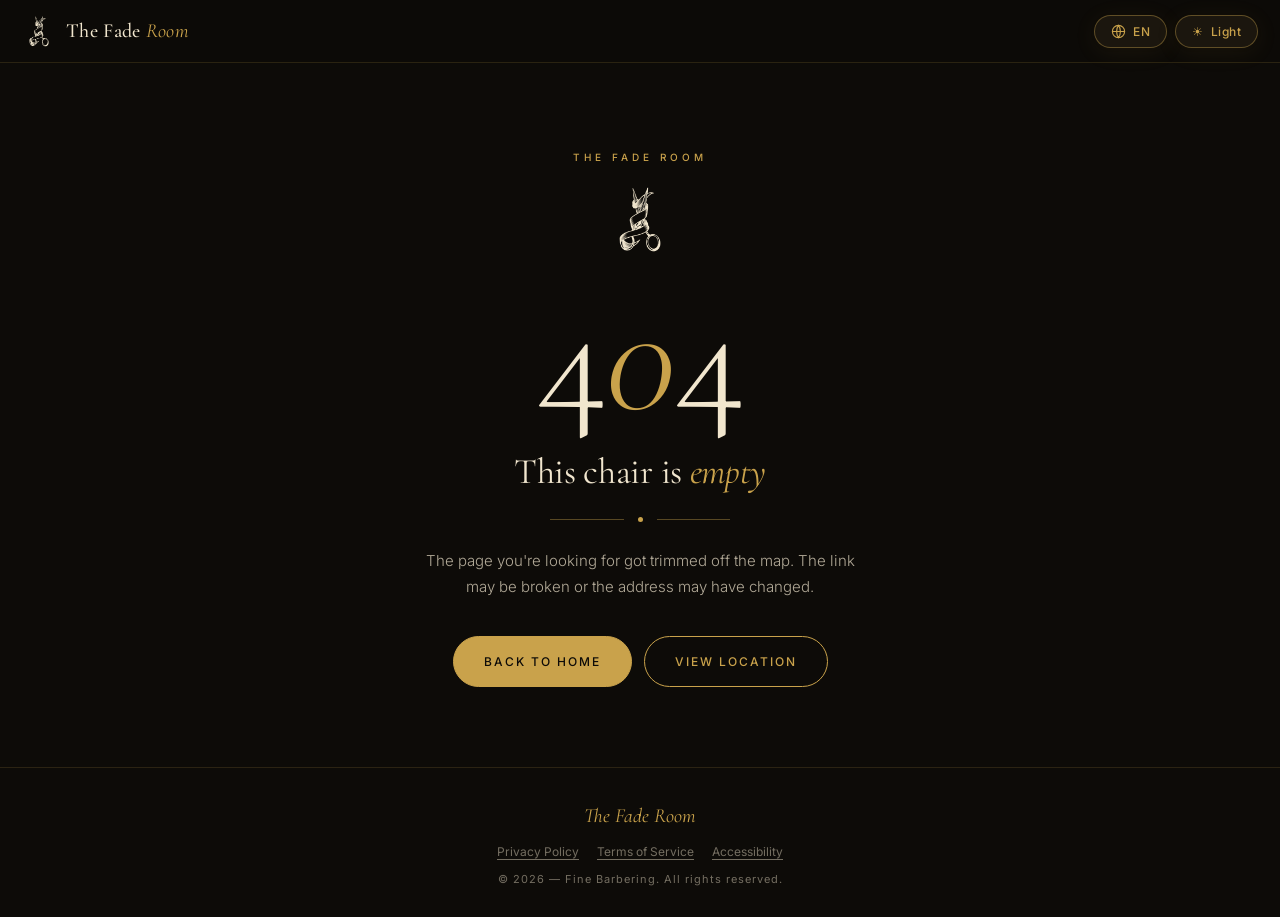
<file: 404/index.html>
<!DOCTYPE html>
<html lang="en" data-theme="dark">
<head>
<meta charset="UTF-8">
<meta name="viewport" content="width=device-width, initial-scale=1, viewport-fit=cover">
<title>404 — Page Not Found | The Fade Room</title>
<meta name="description" content="The Fade Room — the page you're looking for doesn't exist or has moved.">
<script src="/assets/site-preferences.js"></script>
<link rel="stylesheet" href="/assets/fonts.css">
<style>
/* ===========================================================
   DESIGN SYSTEM — heredado de The Fade Room (barbershop_web)
   Paleta crema/dorado premium + modo oscuro
   =========================================================== */
:root{
  --black:#0D0B08;--gold:#C9A24B;--gold-light:#E3C077;--gold-bright:#E3C077;
  --gold-pale:#2A2013;--gold-dim:#7A5636;--copper:#B8863C;
  --cream:#0D0B08;--cream-2:#161209;--text-main:#F1E6CE;
  --text-sub:rgba(241,230,206,0.72);--text-muted:rgba(241,230,206,0.45);
  --surface:#1B160E;--surface-2:#161209;
  --border:rgba(201,162,75,0.16);--border-strong:rgba(201,162,75,0.4);
  --radius:12px;--radius-lg:20px;
  --shadow:0 4px 24px rgba(201,162,75,0.08),0 1px 4px rgba(0,0,0,0.06);
}
:root[data-theme="light"]{
  --black:#FAF7F0;--gold:#A9762E;--gold-light:#C79646;--gold-bright:#C79646;
  --gold-pale:#F1E4C8;--gold-dim:#8A6A3E;--copper:#7C5620;
  --cream:#FAF7F0;--cream-2:#F1E9D6;--text-main:#221A0F;
  --text-sub:rgba(34,26,15,0.72);--text-muted:rgba(34,26,15,0.45);
  --surface:#FFFFFF;--surface-2:#F1E9D6;
  --border:rgba(169,118,46,0.22);--border-strong:rgba(169,118,46,0.48);
  --shadow:0 4px 24px rgba(169,118,46,0.08),0 1px 4px rgba(0,0,0,0.06);
}

*{margin:0;padding:0;box-sizing:border-box;}
html{scroll-behavior:smooth;scroll-padding-top:env(safe-area-inset-top,0px);}
html,body{height:100%;}
body{
  font-family:'Inter',sans-serif;
  background:var(--cream);color:var(--text-main);
  min-height:100%;overflow-x:hidden;
  transition:background .3s,color .3s;
  line-height:1.6;
  padding-top:env(safe-area-inset-top,0px);
  padding-bottom:env(safe-area-inset-bottom,0px);
  display:flex;flex-direction:column;
}
a{color:inherit;text-decoration:none;}

/* ===========================================================
   NAVBAR + TOP CONTROLS (idénticos a referencia)
   =========================================================== */
.navbar{
  position:sticky;top:env(safe-area-inset-top,0px);left:0;right:0;z-index:100;
  display:flex;align-items:center;justify-content:space-between;
  padding:14px 22px;
  background:color-mix(in srgb, var(--cream) 85%, transparent);
  backdrop-filter:blur(12px);-webkit-backdrop-filter:blur(12px);
  border-bottom:1px solid var(--border);
  transition:background .3s,border-color .3s;
}
.brand{
  display:flex;align-items:center;gap:10px;
  font-family:'Cormorant Garamond',serif;font-size:20px;font-weight:500;
  color:var(--text-main);letter-spacing:.3px;
}
.brand-logo{width:34px;height:34px;object-fit:contain}
.brand-logo.logo-dark{display:none}
:root[data-theme="light"] .brand-logo.logo-light{display:none}
:root[data-theme="light"] .brand-logo.logo-dark{display:block}
.brand svg{width:26px;height:26px;flex-shrink:0;}
.brand em{color:var(--gold);font-style:italic;font-weight:400;}
.top-controls{display:flex;gap:8px;pointer-events:auto;}
.top-btn{
  background:var(--surface);border:1px solid var(--border-strong);
  border-radius:50px;padding:8px 16px;
  font-family:'Inter',sans-serif;font-size:12px;font-weight:500;
  color:var(--gold);cursor:pointer;
  display:flex;align-items:center;gap:7px;
  transition:all .2s;box-shadow:var(--shadow);letter-spacing:.5px;
}
.top-btn:hover{background:var(--gold-pale);}

/* ===========================================================
   404 HERO
   =========================================================== */
.error-hero{
  flex:1;display:flex;align-items:center;justify-content:center;
  padding:60px 24px;max-width:1280px;margin:0 auto;width:100%;
}
.error-content{text-align:center;max-width:560px;}
.studio-tag{
  font-size:10px;letter-spacing:4px;text-transform:uppercase;
  color:var(--gold);font-weight:500;margin-bottom:18px;display:inline-block;
}
.error-code{
  font-family:'Cormorant Garamond',serif;
  font-size:clamp(88px, 22vw, 160px);font-weight:300;line-height:1;
  color:var(--text-main);letter-spacing:-2px;margin-bottom:6px;
}
.error-code em{font-style:italic;color:var(--gold);}
.error-title{
  font-family:'Cormorant Garamond',serif;
  font-size:clamp(26px, 5vw, 36px);font-weight:400;
  color:var(--text-main);margin-bottom:16px;letter-spacing:-.3px;
}
.error-title em{font-style:italic;color:var(--gold);}
.divider{display:flex;align-items:center;justify-content:center;gap:14px;margin:0 auto 26px;max-width:180px;}
.divider-line{flex:1;height:1px;background:var(--border-strong);}
.divider-dot{width:5px;height:5px;border-radius:50%;background:var(--gold);}
.error-sub{
  font-size:15px;color:var(--text-sub);max-width:440px;margin:0 auto 36px;
  line-height:1.75;font-weight:300;
}
.error-ctas{display:flex;gap:12px;justify-content:center;flex-wrap:wrap;}

.error-logo{
  position:relative;display:block;width:72px;height:72px;margin:0 auto 22px;
}
.error-logo img{
  position:absolute;inset:0;width:100%;height:100%;object-fit:contain;
}
.error-logo .logo-dark{display:none}
:root[data-theme="light"] .error-logo .logo-light{display:none}
:root[data-theme="light"] .error-logo .logo-dark{display:block}

/* ===========================================================
   BUTTONS (estilos heredados)
   =========================================================== */
.btn-primary, .btn-secondary{
  padding:15px 30px;border-radius:50px;
  font-family:'Inter',sans-serif;font-size:12px;font-weight:500;
  letter-spacing:2px;text-transform:uppercase;cursor:pointer;
  transition:all .25s;display:inline-flex;align-items:center;justify-content:center;gap:8px;
  border:1.5px solid transparent;
}
.btn-primary{background:var(--gold);color:var(--black);border-color:var(--gold);}
.btn-primary:hover{background:var(--gold-light);transform:translateY(-2px);box-shadow:0 8px 24px rgba(201,168,76,.35);}
.btn-secondary{background:transparent;color:var(--gold);border-color:var(--gold);}
.btn-secondary:hover{background:var(--gold);color:var(--black);transform:translateY(-2px);}

/* ===========================================================
   FOOTER
   =========================================================== */
.footer{
  text-align:center;padding:32px 24px calc(28px + env(safe-area-inset-bottom,0px));
  border-top:1px solid var(--border);
}
.footer-brand{
  font-family:'Cormorant Garamond',serif;font-size:20px;color:var(--gold);
  font-style:italic;margin-bottom:6px;
}
.footer-copy{font-size:11px;color:var(--text-muted);letter-spacing:1px;}
.footer-links{display:flex;justify-content:center;gap:18px;flex-wrap:wrap;margin:10px 0;}
.footer-links a{font-size:12px;color:var(--text-muted);text-decoration:underline;text-underline-offset:3px;}

@media(min-width:768px){
  .error-hero{padding:80px 32px;}
}
</style>
</head>
<body>

<!-- ============== NAVBAR ============== -->
<nav class="navbar">
  <a href="/" class="brand" aria-label="The Fade Room" id="brand-link">
    <img src="/assets/logo-light.png" alt="" class="brand-logo logo-light" width="34" height="34">
    <img src="/assets/logo-dark.png" alt="" class="brand-logo logo-dark" width="34" height="34">
    <span>The Fade <em>Room</em></span>
  </a>
  <div class="top-controls">
    <button class="top-btn" onclick="toggleLang()" id="lang-btn" aria-label="Change language">
      <svg viewBox="0 0 16 16" fill="none" width="15" height="15" aria-hidden="true"><circle cx="8" cy="8" r="6.5" stroke="currentColor" stroke-width="1.2"/><path d="M8 1.5C8 1.5 6 4 6 8C6 12 8 14.5 8 14.5M8 1.5C8 1.5 10 4 10 8C10 12 8 14.5 8 14.5M1.5 8H14.5" stroke="currentColor" stroke-width="1.2" stroke-linecap="round"/></svg>
      <span id="lang-label">EN</span>
    </button>
    <button class="top-btn" onclick="toggleTheme()" id="theme-btn" aria-label="Toggle dark mode">
      <span id="theme-icon">☀</span>
      <span id="theme-label">Light</span>
    </button>
  </div>
</nav>

<!-- ============== 404 HERO ============== -->
<section class="error-hero">
  <div class="error-content">
    <span class="studio-tag" id="studio-tag">The Fade Room</span>

    <div class="error-logo" role="img" aria-label="The Fade Room logo">
      <img src="/assets/logo-light.png" alt="" class="logo-light" width="72" height="72">
      <img src="/assets/logo-dark.png" alt="" class="logo-dark" width="72" height="72">
    </div>

    <h1 class="error-code">4<em>0</em>4</h1>
    <h2 class="error-title" id="error-title">This chair is <em>empty</em></h2>
    <div class="divider"><div class="divider-line"></div><div class="divider-dot"></div><div class="divider-line"></div></div>
    <p class="error-sub" id="error-sub">The page you're looking for got trimmed off the map. The link may be broken or the address may have changed.</p>

    <div class="error-ctas">
      <a href="/" class="btn-primary" id="cta-home">Volver al inicio</a>
      <a href="/?section=location" class="btn-secondary" id="cta-contact">View Location</a>
    </div>
  </div>
</section>

<!-- ============== FOOTER ============== -->
<footer class="footer">
  <div class="footer-brand">The Fade Room</div>
  <nav class="footer-links" id="footer-links" aria-label="Legal navigation">
    <a href="/privacy/" id="privacy-link">Privacy Policy</a>
    <a href="/terms/" id="terms-link">Terms of Service</a>
    <a href="/terms/#accessibility" id="accessibility-link">Accessibility</a>
  </nav>
  <div class="footer-copy" id="footer-copy">© 2026 — Fine Barbering. All rights reserved.</div>
</footer>

<script>
/* ===========================================================
   TRADUCCIONES (mismo patrón que el archivo de referencia)
   =========================================================== */
const T = {
  en: {
    'document-title':'404 — Page Not Found | The Fade Room',
    'meta-description':"The Fade Room — the page you're looking for doesn't exist or has moved.",
    'studio-tag':'The Fade Room',
    'error-title':'This chair is <em>empty</em>',
    'error-sub':"The page you're looking for got trimmed off the map. The link may be broken or the address may have changed.",
    'cta-home':'Back to Home',
    'cta-contact':'View Location',
    'lang-label':'EN',
    'theme-label':'Dark',
    'theme-label-dark':'Light',
    'footer-copy':'© 2026 — Fine Barbering. All rights reserved.'
    ,'privacy-link':'Privacy Policy','terms-link':'Terms of Service','accessibility-link':'Accessibility',
    'footer-navigation':'Legal navigation','language-aria':'Change language','theme-aria':'Toggle light or dark theme'
  },
  es: {
    'document-title':'404 — Página no encontrada | The Fade Room',
    'meta-description':'The Fade Room — la página que buscas no existe o se ha movido.',
    'studio-tag':'The Fade Room',
    'error-title':'Esta silla está <em>vacía</em>',
    'error-sub':'La página que buscas se cortó del mapa. Puede que el enlace esté roto o que la dirección haya cambiado.',
    'cta-home':'Volver al inicio',
    'cta-contact':'Ver ubicación',
    'lang-label':'ES',
    'theme-label':'Oscuro',
    'theme-label-dark':'Claro',
    'footer-copy':'© 2026 — Fine Barbering. Todos los derechos reservados.',
    'privacy-link':'Política de privacidad','terms-link':'Términos del servicio','accessibility-link':'Accesibilidad',
    'footer-navigation':'Navegación legal','language-aria':'Cambiar idioma','theme-aria':'Cambiar entre tema claro y oscuro'
  }
};

let isES = SitePreferences.getLanguage() === 'es';
let isDark = SitePreferences.getTheme() === 'dark';

function t(key){ return (isES ? T.es : T.en)[key] || key; }

function applyLang(){
  document.title = t('document-title');
  document.querySelector('meta[name="description"]').content = t('meta-description');
  const ids = ['error-title','error-sub','cta-home','cta-contact','footer-copy'];
  ids.forEach(id => {
    const el = document.getElementById(id);
    if(!el) return;
    const val = t(id);
    if(/<[a-z]/i.test(val)) el.innerHTML = val; else el.textContent = val;
  });
  document.getElementById('studio-tag').textContent = t('studio-tag');
  document.getElementById('lang-label').textContent = t('lang-label');
  document.getElementById('theme-label').textContent = isDark ? t('theme-label-dark') : t('theme-label');
  document.getElementById('theme-icon').textContent = isDark ? '☀' : '☽';
  ['privacy-link','terms-link','accessibility-link'].forEach(id => {
    document.getElementById(id).textContent = t(id);
  });
  document.getElementById('footer-links').setAttribute('aria-label', t('footer-navigation'));
  document.getElementById('lang-btn').setAttribute('aria-label', t('language-aria'));
  document.getElementById('theme-btn').setAttribute('aria-label', t('theme-aria'));
  document.documentElement.lang = isES ? 'es' : 'en';
}

function toggleLang(){
  isES = SitePreferences.getLanguage() !== 'es';
  SitePreferences.setLanguage(isES ? 'es' : 'en');
  applyLang();
}

function toggleTheme(){
  isDark = SitePreferences.getTheme() !== 'dark';
  SitePreferences.setTheme(isDark ? 'dark' : 'light');
  applyLang();
}

window.addEventListener('sitepreferenceschange', event => {
  isES = event.detail.language === 'es';
  isDark = event.detail.theme === 'dark';
  applyLang();
});
applyLang();
</script>
</body>
</html>
</file>
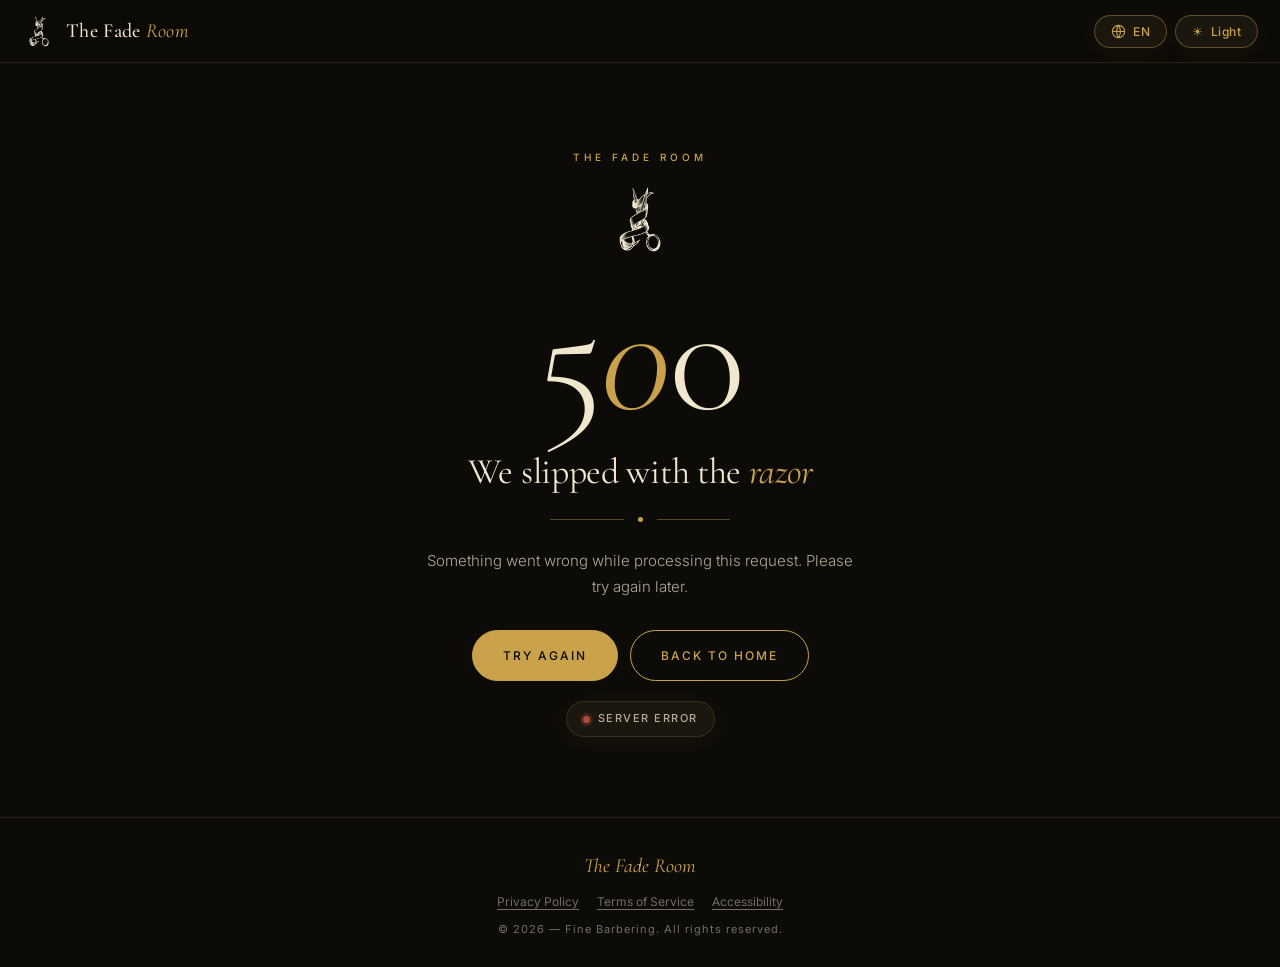
<file: 500/index.html>
<!DOCTYPE html>
<html lang="en" data-theme="dark">
<head>
<meta charset="UTF-8">
<meta name="viewport" content="width=device-width, initial-scale=1, viewport-fit=cover">
<title>500 — Server Error | The Fade Room</title>
<meta name="description" content="The Fade Room — something went wrong on our server. We're working on it.">
<script src="/assets/site-preferences.js"></script>
<link rel="stylesheet" href="/assets/fonts.css">
<style>
/* ===========================================================
   DESIGN SYSTEM — heredado de The Fade Room (barbershop_web)
   Paleta crema/dorado premium + modo oscuro
   =========================================================== */
:root{
  --black:#0D0B08;--gold:#C9A24B;--gold-light:#E3C077;--gold-bright:#E3C077;
  --gold-pale:#2A2013;--gold-dim:#7A5636;--copper:#B8863C;
  --cream:#0D0B08;--cream-2:#161209;--text-main:#F1E6CE;
  --text-sub:rgba(241,230,206,0.72);--text-muted:rgba(241,230,206,0.45);
  --surface:#1B160E;--surface-2:#161209;
  --border:rgba(201,162,75,0.16);--border-strong:rgba(201,162,75,0.4);
  --radius:12px;--radius-lg:20px;
  --shadow:0 4px 24px rgba(201,162,75,0.08),0 1px 4px rgba(0,0,0,0.06);
  --danger:#B24B3C;
}
:root[data-theme="light"]{
  --black:#FAF7F0;--gold:#A9762E;--gold-light:#C79646;--gold-bright:#C79646;
  --gold-pale:#F1E4C8;--gold-dim:#8A6A3E;--copper:#7C5620;
  --cream:#FAF7F0;--cream-2:#F1E9D6;--text-main:#221A0F;
  --text-sub:rgba(34,26,15,0.72);--text-muted:rgba(34,26,15,0.45);
  --surface:#FFFFFF;--surface-2:#F1E9D6;
  --border:rgba(169,118,46,0.22);--border-strong:rgba(169,118,46,0.48);
  --shadow:0 4px 24px rgba(169,118,46,0.08),0 1px 4px rgba(0,0,0,0.06);
  --danger:#B24B3C;
  --danger:#D97B65;
}

*{margin:0;padding:0;box-sizing:border-box;}
html{scroll-behavior:smooth;scroll-padding-top:env(safe-area-inset-top,0px);}
html,body{height:100%;}
body{
  font-family:'Inter',sans-serif;
  background:var(--cream);color:var(--text-main);
  min-height:100%;overflow-x:hidden;
  transition:background .3s,color .3s;
  line-height:1.6;
  padding-top:env(safe-area-inset-top,0px);
  padding-bottom:env(safe-area-inset-bottom,0px);
  display:flex;flex-direction:column;
}
a{color:inherit;text-decoration:none;}

/* ===========================================================
   NAVBAR + TOP CONTROLS (idénticos a referencia)
   =========================================================== */
.navbar{
  position:sticky;top:env(safe-area-inset-top,0px);left:0;right:0;z-index:100;
  display:flex;align-items:center;justify-content:space-between;
  padding:14px 22px;
  background:color-mix(in srgb, var(--cream) 85%, transparent);
  backdrop-filter:blur(12px);-webkit-backdrop-filter:blur(12px);
  border-bottom:1px solid var(--border);
  transition:background .3s,border-color .3s;
}
.brand{
  display:flex;align-items:center;gap:10px;
  font-family:'Cormorant Garamond',serif;font-size:20px;font-weight:500;
  color:var(--text-main);letter-spacing:.3px;
}
.brand-logo{width:34px;height:34px;object-fit:contain}
.brand-logo.logo-dark{display:none}
:root[data-theme="light"] .brand-logo.logo-light{display:none}
:root[data-theme="light"] .brand-logo.logo-dark{display:block}
.brand svg{width:26px;height:26px;flex-shrink:0;}
.brand em{color:var(--gold);font-style:italic;font-weight:400;}
.top-controls{display:flex;gap:8px;pointer-events:auto;}
.top-btn{
  background:var(--surface);border:1px solid var(--border-strong);
  border-radius:50px;padding:8px 16px;
  font-family:'Inter',sans-serif;font-size:12px;font-weight:500;
  color:var(--gold);cursor:pointer;
  display:flex;align-items:center;gap:7px;
  transition:all .2s;box-shadow:var(--shadow);letter-spacing:.5px;
}
.top-btn:hover{background:var(--gold-pale);}

/* ===========================================================
   500 HERO
   =========================================================== */
.error-hero{
  flex:1;display:flex;align-items:center;justify-content:center;
  padding:60px 24px;max-width:1280px;margin:0 auto;width:100%;
}
.error-content{text-align:center;max-width:560px;}
.studio-tag{
  font-size:10px;letter-spacing:4px;text-transform:uppercase;
  color:var(--gold);font-weight:500;margin-bottom:18px;display:inline-block;
}
.error-code{
  font-family:'Cormorant Garamond',serif;
  font-size:clamp(88px, 22vw, 160px);font-weight:300;line-height:1;
  color:var(--text-main);letter-spacing:-2px;margin-bottom:6px;
}
.error-code em{font-style:italic;color:var(--gold);}
.error-title{
  font-family:'Cormorant Garamond',serif;
  font-size:clamp(26px, 5vw, 36px);font-weight:400;
  color:var(--text-main);margin-bottom:16px;letter-spacing:-.3px;
}
.error-title em{font-style:italic;color:var(--gold);}
.divider{display:flex;align-items:center;justify-content:center;gap:14px;margin:0 auto 26px;max-width:180px;}
.divider-line{flex:1;height:1px;background:var(--border-strong);}
.divider-dot{width:5px;height:5px;border-radius:50%;background:var(--gold);}
.error-sub{
  font-size:15px;color:var(--text-sub);max-width:440px;margin:0 auto 30px;
  line-height:1.75;font-weight:300;
}
.error-ctas{display:flex;gap:12px;justify-content:center;flex-wrap:wrap;margin-bottom:20px;}

.error-logo{
  position:relative;display:block;width:72px;height:72px;margin:0 auto 22px;
}
.error-logo img{
  position:absolute;inset:0;width:100%;height:100%;object-fit:contain;
}
.error-logo .logo-dark{display:none}
:root[data-theme="light"] .error-logo .logo-light{display:none}
:root[data-theme="light"] .error-logo .logo-dark{display:block}

/* Status pill */
.status-pill{
  display:inline-flex;align-items:center;gap:8px;
  padding:8px 16px;border-radius:50px;
  background:var(--surface);border:1.5px solid var(--border);
  font-size:11px;letter-spacing:1.5px;text-transform:uppercase;
  color:var(--text-sub);font-weight:500;box-shadow:var(--shadow);
}
.status-dot{
  width:7px;height:7px;border-radius:50%;background:var(--danger);
  box-shadow:0 0 0 3px color-mix(in srgb, var(--danger) 25%, transparent);
  animation:pulse 1.8s ease-in-out infinite;
}
@keyframes pulse{
  0%,100%{opacity:1;}
  50%{opacity:.4;}
}

/* ===========================================================
   BUTTONS (estilos heredados)
   =========================================================== */
.btn-primary, .btn-secondary{
  padding:15px 30px;border-radius:50px;
  font-family:'Inter',sans-serif;font-size:12px;font-weight:500;
  letter-spacing:2px;text-transform:uppercase;cursor:pointer;
  transition:all .25s;display:inline-flex;align-items:center;justify-content:center;gap:8px;
  border:1.5px solid transparent;
}
.btn-primary{background:var(--gold);color:var(--black);border-color:var(--gold);}
.btn-primary:hover{background:var(--gold-light);transform:translateY(-2px);box-shadow:0 8px 24px rgba(201,168,76,.35);}
.btn-secondary{background:transparent;color:var(--gold);border-color:var(--gold);}
.btn-secondary:hover{background:var(--gold);color:var(--black);transform:translateY(-2px);}

/* ===========================================================
   FOOTER
   =========================================================== */
.footer{
  text-align:center;padding:32px 24px calc(28px + env(safe-area-inset-bottom,0px));
  border-top:1px solid var(--border);
}
.footer-brand{
  font-family:'Cormorant Garamond',serif;font-size:20px;color:var(--gold);
  font-style:italic;margin-bottom:6px;
}
.footer-copy{font-size:11px;color:var(--text-muted);letter-spacing:1px;}
.footer-links{display:flex;justify-content:center;gap:18px;flex-wrap:wrap;margin:10px 0;}
.footer-links a{font-size:12px;color:var(--text-muted);text-decoration:underline;text-underline-offset:3px;}

@media(min-width:768px){
  .error-hero{padding:80px 32px;}
}
</style>
</head>
<body>

<!-- ============== NAVBAR ============== -->
<nav class="navbar">
  <a href="/" class="brand" aria-label="The Fade Room" id="brand-link">
    <img src="/assets/logo-light.png" alt="" class="brand-logo logo-light" width="34" height="34">
    <img src="/assets/logo-dark.png" alt="" class="brand-logo logo-dark" width="34" height="34">
    <span>The Fade <em>Room</em></span>
  </a>
  <div class="top-controls">
    <button class="top-btn" onclick="toggleLang()" id="lang-btn" aria-label="Change language">
      <svg viewBox="0 0 16 16" fill="none" width="15" height="15" aria-hidden="true"><circle cx="8" cy="8" r="6.5" stroke="currentColor" stroke-width="1.2"/><path d="M8 1.5C8 1.5 6 4 6 8C6 12 8 14.5 8 14.5M8 1.5C8 1.5 10 4 10 8C10 12 8 14.5 8 14.5M1.5 8H14.5" stroke="currentColor" stroke-width="1.2" stroke-linecap="round"/></svg>
      <span id="lang-label">ES</span>
    </button>
    <button class="top-btn" onclick="toggleTheme()" id="theme-btn" aria-label="Toggle dark mode">
      <span id="theme-icon">☀</span>
      <span id="theme-label">Light</span>
    </button>
  </div>
</nav>

<!-- ============== 500 HERO ============== -->
<section class="error-hero">
  <div class="error-content">
    <span class="studio-tag" id="studio-tag">The Fade Room</span>

    <div class="error-logo" role="img" aria-label="The Fade Room logo">
      <img src="/assets/logo-light.png" alt="" class="logo-light" width="72" height="72">
      <img src="/assets/logo-dark.png" alt="" class="logo-dark" width="72" height="72">
    </div>

    <h1 class="error-code">5<em>0</em>0</h1>
    <h2 class="error-title" id="error-title">We slipped with the <em>razor</em></h2>
    <div class="divider"><div class="divider-line"></div><div class="divider-dot"></div><div class="divider-line"></div></div>
    <p class="error-sub" id="error-sub">Something broke on our end, not yours. Our team's already been notified and is sharpening a fix.</p>

    <div class="error-ctas">
      <button type="button" class="btn-primary" id="cta-retry" onclick="window.location.reload()">Try Again</button>
      <a href="/" class="btn-secondary" id="cta-home">Back to Home</a>
    </div>

    <div class="status-pill">
      <span class="status-dot" aria-hidden="true"></span>
      <span id="status-label">Server error</span>
    </div>
  </div>
</section>

<!-- ============== FOOTER ============== -->
<footer class="footer">
  <div class="footer-brand">The Fade Room</div>
  <nav class="footer-links" id="footer-links" aria-label="Legal navigation">
    <a href="/privacy/" id="privacy-link">Privacy Policy</a>
    <a href="/terms/" id="terms-link">Terms of Service</a>
    <a href="/terms/#accessibility" id="accessibility-link">Accessibility</a>
  </nav>
  <div class="footer-copy" id="footer-copy">© 2026 — Fine Barbering. All rights reserved.</div>
</footer>

<script>
/* ===========================================================
   TRADUCCIONES (mismo patrón que el archivo de referencia)
   =========================================================== */
const T = {
  en: {
    'document-title':'500 — Server Error | The Fade Room',
    'meta-description':'The Fade Room — the server could not complete this request.',
    'studio-tag':'The Fade Room',
    'error-title':'We slipped with the <em>razor</em>',
    'error-sub':"Something went wrong while processing this request. Please try again later.",
    'cta-retry':'Try Again',
    'cta-home':'Back to Home',
    'status-label':'Server error',
    'lang-label':'EN',
    'theme-label':'Dark',
    'theme-label-dark':'Light',
    'footer-copy':'© 2026 — Fine Barbering. All rights reserved.',
    'privacy-link':'Privacy Policy','terms-link':'Terms of Service','accessibility-link':'Accessibility',
    'footer-navigation':'Legal navigation','language-aria':'Change language','theme-aria':'Toggle light or dark theme'
  },
  es: {
    'document-title':'500 — Error del servidor | The Fade Room',
    'meta-description':'The Fade Room — el servidor no pudo completar esta solicitud.',
    'studio-tag':'The Fade Room',
    'error-title':'Se nos resbaló la <em>navaja</em>',
    'error-sub':'Ocurrió un error al procesar esta solicitud. Inténtalo de nuevo más tarde.',
    'cta-retry':'Reintentar',
    'cta-home':'Volver al inicio',
    'status-label':'Error del servidor',
    'lang-label':'ES',
    'theme-label':'Oscuro',
    'theme-label-dark':'Claro',
    'footer-copy':'© 2026 — Fine Barbering. Todos los derechos reservados.',
    'privacy-link':'Política de privacidad','terms-link':'Términos del servicio','accessibility-link':'Accesibilidad',
    'footer-navigation':'Navegación legal','language-aria':'Cambiar idioma','theme-aria':'Cambiar entre tema claro y oscuro'
  }
};

let isES = SitePreferences.getLanguage() === 'es';
let isDark = SitePreferences.getTheme() === 'dark';

function t(key){ return (isES ? T.es : T.en)[key] || key; }

function applyLang(){
  document.title = t('document-title');
  document.querySelector('meta[name="description"]').content = t('meta-description');
  const ids = ['error-title','error-sub','cta-retry','cta-home','status-label','footer-copy'];
  ids.forEach(id => {
    const el = document.getElementById(id);
    if(!el) return;
    const val = t(id);
    if(/<[a-z]/i.test(val)) el.innerHTML = val; else el.textContent = val;
  });
  document.getElementById('studio-tag').textContent = t('studio-tag');
  document.getElementById('lang-label').textContent = t('lang-label');
  document.getElementById('theme-label').textContent = isDark ? t('theme-label-dark') : t('theme-label');
  document.getElementById('theme-icon').textContent = isDark ? '☀' : '☽';
  ['privacy-link','terms-link','accessibility-link'].forEach(id => {
    document.getElementById(id).textContent = t(id);
  });
  document.getElementById('footer-links').setAttribute('aria-label', t('footer-navigation'));
  document.getElementById('lang-btn').setAttribute('aria-label', t('language-aria'));
  document.getElementById('theme-btn').setAttribute('aria-label', t('theme-aria'));
  document.documentElement.lang = isES ? 'es' : 'en';
}

function toggleLang(){
  isES = SitePreferences.getLanguage() !== 'es';
  SitePreferences.setLanguage(isES ? 'es' : 'en');
  applyLang();
}

function toggleTheme(){
  isDark = SitePreferences.getTheme() !== 'dark';
  SitePreferences.setTheme(isDark ? 'dark' : 'light');
  applyLang();
}

window.addEventListener('sitepreferenceschange', event => {
  isES = event.detail.language === 'es';
  isDark = event.detail.theme === 'dark';
  applyLang();
});
applyLang();
</script>
</body>
</html>
</file>
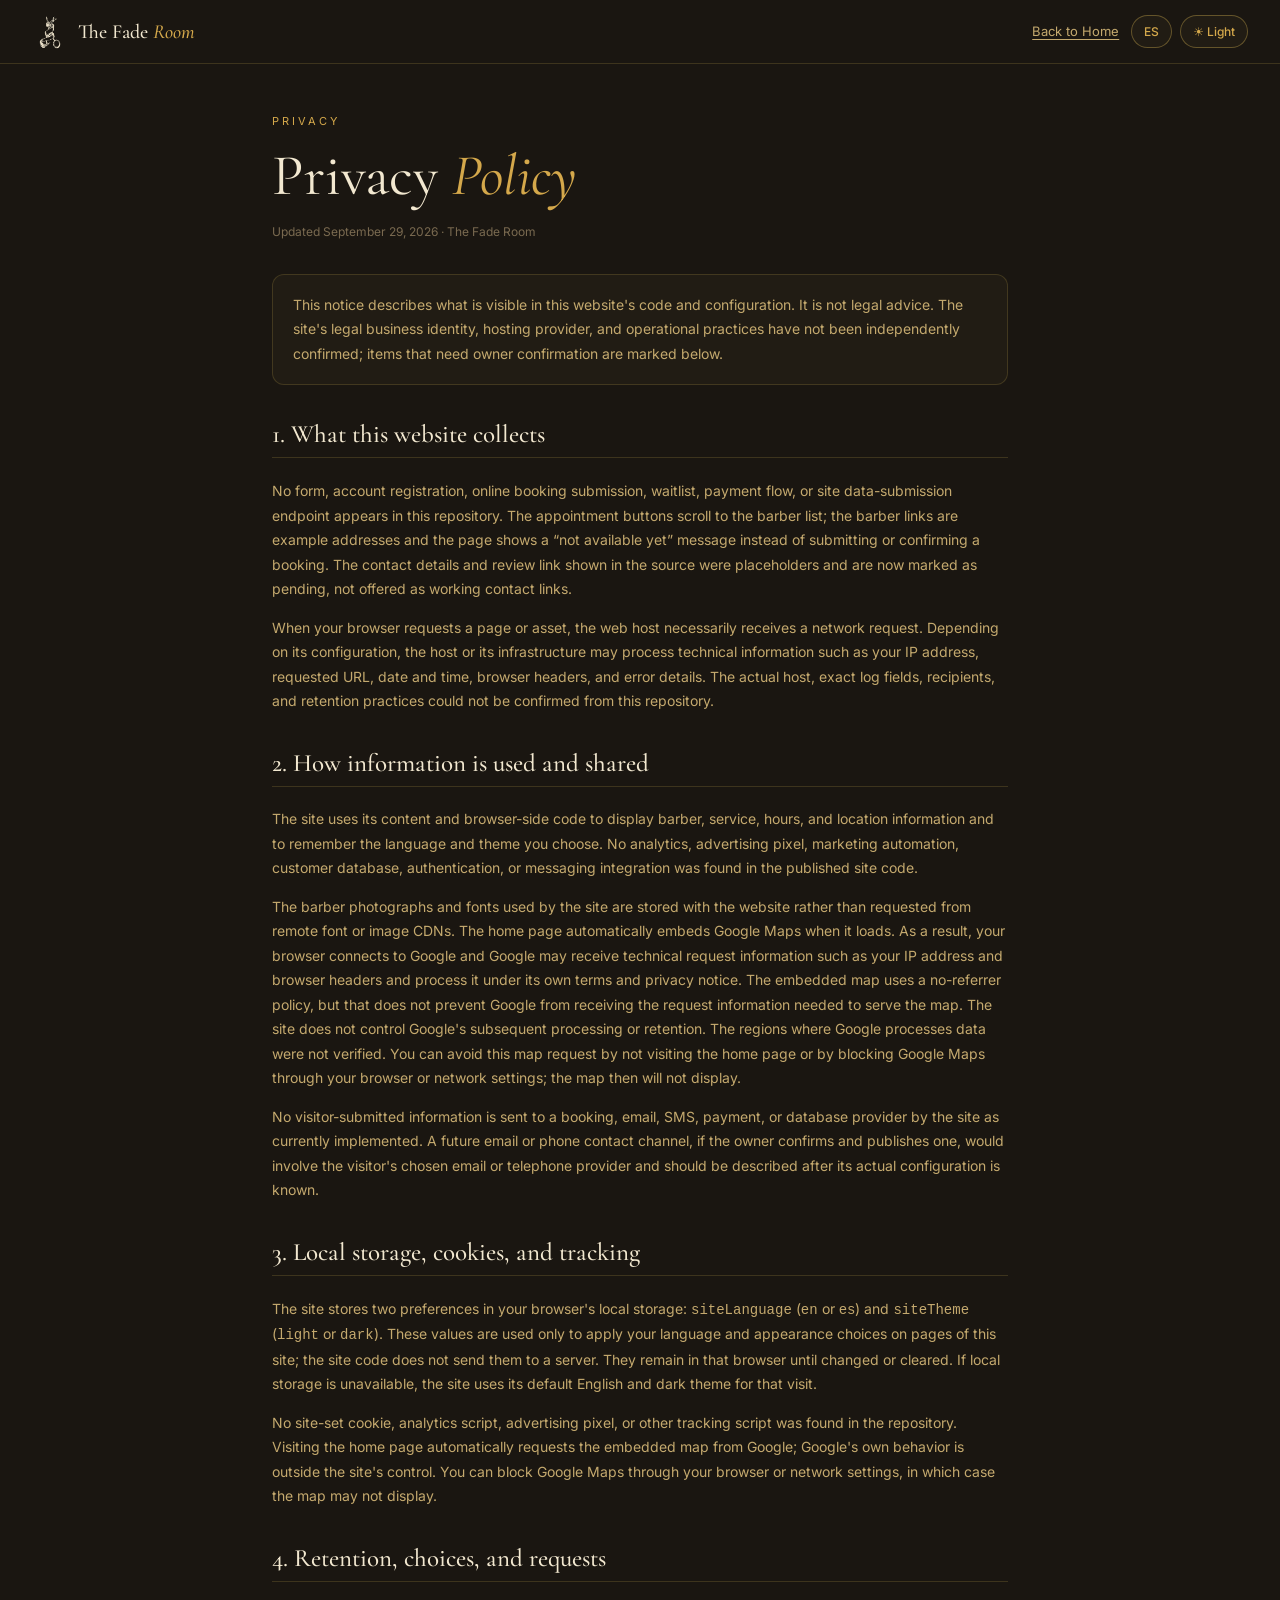
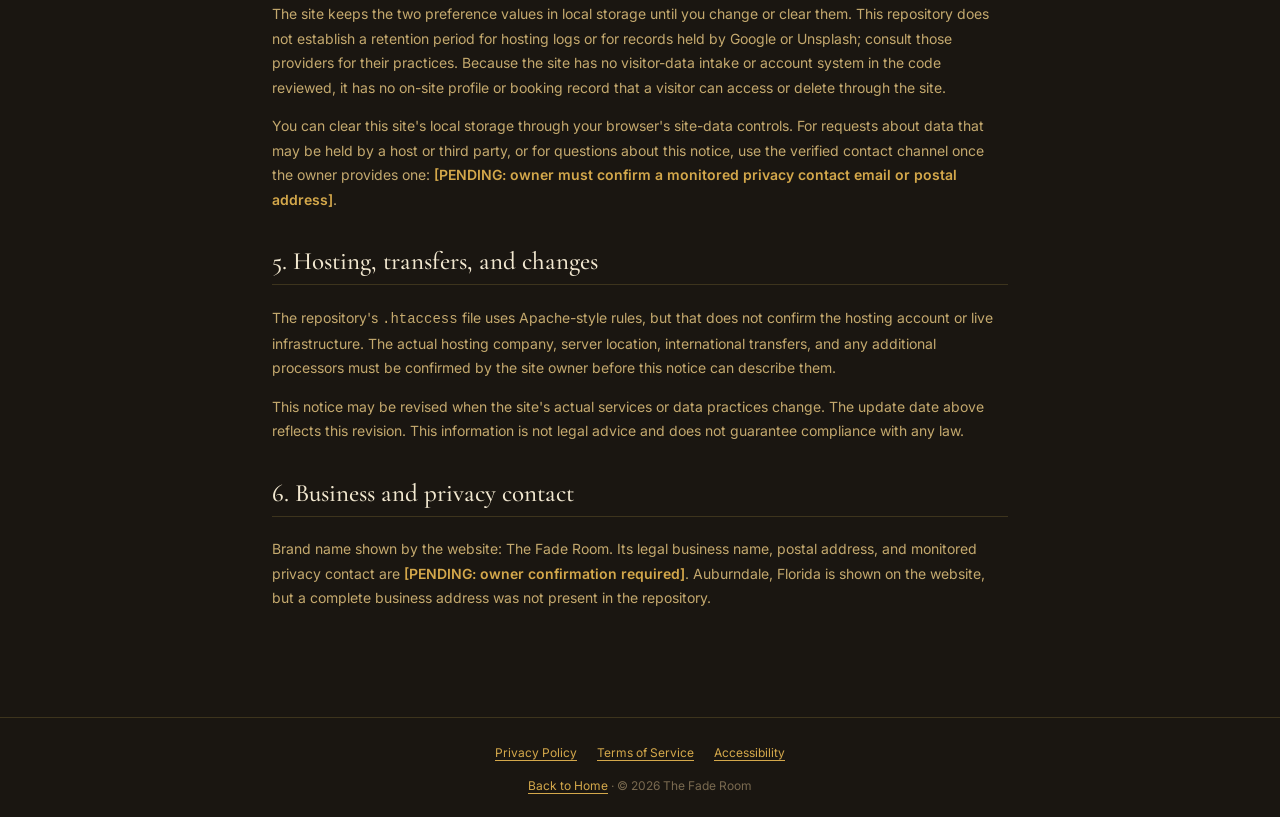
<file: privacy/index.html>
<!doctype html>
<html lang="en" data-theme="dark">
<head>
  <meta charset="utf-8">
  <meta name="viewport" content="width=device-width, initial-scale=1">
  <title>Privacy Policy — The Fade Room</title>
  <meta name="description" content="Privacy information for The Fade Room website.">
  <script src="/assets/site-preferences.js"></script>
  <link rel="stylesheet" href="/assets/fonts.css">
  <style>
    :root {
      --gold:#C9A84C;--gold-light:#E8C96A;--gold-pale:#F5E6C0;
      --cream:#FAF6EE;--text-main:#1A1611;--text-sub:#5C4F3A;
      --text-muted:#9B8E78;--surface:#FFFFFF;--border:rgba(201,168,76,.25);
      --border-strong:rgba(201,168,76,.5);--nav-h:64px;
    }
    :root[data-theme="dark"] {
      --gold:#D4A84B;--gold-light:#E8C96A;--gold-pale:#3D2E10;
      --cream:#1A1611;--text-main:#F2E8D0;--text-sub:#C4A96E;
      --text-muted:#7A6A50;--surface:#211C14;
      --border:rgba(201,168,76,.2);--border-strong:rgba(201,168,76,.4);
    }
    *,*::before,*::after{box-sizing:border-box}
    html[lang="es"] [data-lang="en"],html:not([lang="es"]) [data-lang="es"]{display:none!important}
    body{margin:0;font-family:Inter,system-ui,sans-serif;background:var(--cream);color:var(--text-main);line-height:1.75;transition:background .2s,color .2s}
    a{color:var(--gold);text-underline-offset:3px}
    .navbar{position:sticky;top:0;z-index:2;min-height:64px;display:flex;align-items:center;justify-content:space-between;gap:16px;padding:10px clamp(16px,4vw,32px);background:var(--cream);border-bottom:1px solid var(--border)}
    .brand{display:inline-flex;align-items:center;gap:10px;color:var(--text-main);font:500 20px "Cormorant Garamond",Georgia,serif;text-decoration:none}
    .brand-logo{display:block;height:36px;width:auto;object-fit:contain}
    .brand-logo.logo-dark{display:none}
    :root[data-theme="light"] .brand-logo.logo-light{display:none}
    :root[data-theme="light"] .brand-logo.logo-dark{display:block}
    .brand em{color:var(--gold)}
    .nav-right{display:flex;align-items:center;gap:12px}
    .back-link{font-size:13px;color:var(--text-sub)}
    .controls{display:flex;gap:8px}
    .top-btn{border:1px solid var(--border-strong);border-radius:24px;padding:8px 12px;background:var(--surface);color:var(--gold);font:500 12px Inter,system-ui,sans-serif;cursor:pointer}
    .page{max-width:780px;margin:0 auto;padding:48px 22px 72px}
    .eyebrow{color:var(--gold);font-size:11px;letter-spacing:3px;text-transform:uppercase}
    h1,h2{font-family:"Cormorant Garamond",Georgia,serif;line-height:1.2}
    h1{font-size:clamp(38px,8vw,58px);font-weight:400;margin:10px 0}
    h1 em{color:var(--gold)}
    .meta{color:var(--text-muted);font-size:12px;margin:0 0 32px}
    .notice{padding:18px 20px;border:1px solid var(--border);border-radius:12px;background:var(--surface);color:var(--text-sub);font-size:14px}
    section{margin:34px 0}
    h2{font-size:25px;font-weight:500;border-bottom:1px solid var(--border);padding-bottom:8px}
    p,li{font-size:14px;color:var(--text-sub)}
    li{margin:7px 0}
    .pending{font-weight:600;color:var(--gold)}
    .footer{border-top:1px solid var(--border);padding:24px 16px;text-align:center;font-size:12px;color:var(--text-muted)}
    .footer-links{display:flex;justify-content:center;gap:20px;flex-wrap:wrap;margin-bottom:12px}
    @media(max-width:560px){.navbar{flex-wrap:wrap}.nav-right{width:100%;justify-content:space-between}.page{padding-top:32px}}
  </style>
</head>
<body>
  <nav class="navbar" id="site-navigation" aria-label="Site navigation">
    <a class="brand" href="/" aria-label="The Fade Room home">
      <img src="/assets/logo-light.png" alt="" class="brand-logo logo-light" width="40" height="40">
      <img src="/assets/logo-dark.png" alt="" class="brand-logo logo-dark" width="40" height="40">
      <span>The Fade <em>Room</em></span>
    </a>
    <div class="nav-right">
      <a class="back-link" id="back-link" href="/">Back to Home</a>
      <div class="controls">
        <button class="top-btn" type="button" onclick="toggleLanguage()" aria-label="Change language"><span id="language-label">ES</span></button>
        <button class="top-btn" type="button" onclick="toggleTheme()" aria-label="Toggle light or dark theme"><span id="theme-icon">☀</span> <span id="theme-label">Light</span></button>
      </div>
    </div>
  </nav>
  <main class="page">
    <div class="eyebrow" id="eyebrow">Privacy</div>
    <h1 id="page-title"><span data-lang="en">Privacy <em>Policy</em></span><span data-lang="es">Política de <em>privacidad</em></span></h1>
    <p class="meta" id="page-meta">Updated September 29, 2026 · The Fade Room</p>
    <div class="notice">
      <div data-lang="en">This notice describes what is visible in this website's code and configuration. It is not legal advice. The site's legal business identity, hosting provider, and operational practices have not been independently confirmed; items that need owner confirmation are marked below.</div>
      <div data-lang="es">Este aviso describe lo que se puede verificar en el código y la configuración de este sitio. No es asesoría legal. No se han confirmado de forma independiente la identidad legal del negocio, el proveedor de alojamiento ni las prácticas operativas; los datos que debe confirmar el propietario están señalados abajo.</div>
    </div>

    <section>
      <div data-lang="en">
        <h2>1. What this website collects</h2>
        <p>No form, account registration, online booking submission, waitlist, payment flow, or site data-submission endpoint appears in this repository. The appointment buttons scroll to the barber list; the barber links are example addresses and the page shows a “not available yet” message instead of submitting or confirming a booking. The contact details and review link shown in the source were placeholders and are now marked as pending, not offered as working contact links.</p>
        <p>When your browser requests a page or asset, the web host necessarily receives a network request. Depending on its configuration, the host or its infrastructure may process technical information such as your IP address, requested URL, date and time, browser headers, and error details. The actual host, exact log fields, recipients, and retention practices could not be confirmed from this repository.</p>
      </div>
      <div data-lang="es">
        <h2>1. Información que recopila este sitio</h2>
        <p>En este repositorio no se encontró ningún formulario, registro de cuentas, envío de reservas en línea, lista de espera, flujo de pagos ni endpoint para enviar datos del sitio. Los botones de reserva desplazan a la lista de barberos; los enlaces de reserva son direcciones de ejemplo y la página muestra un aviso de que la función aún no está disponible, en lugar de enviar o confirmar una reserva. Los datos de contacto y el enlace de reseñas del código eran marcadores y ahora aparecen como pendientes, no como enlaces de contacto funcionales.</p>
        <p>Cuando el navegador solicita una página o un recurso, el proveedor de alojamiento recibe necesariamente una solicitud de red. Según su configuración, el proveedor o su infraestructura puede procesar información técnica como la dirección IP, la URL solicitada, la fecha y hora, encabezados del navegador y detalles de errores. No se pudieron confirmar en este repositorio el proveedor efectivo, los campos exactos de los registros, sus destinatarios ni su conservación.</p>
      </div>
    </section>

    <section>
      <div data-lang="en">
        <h2>2. How information is used and shared</h2>
        <p>The site uses its content and browser-side code to display barber, service, hours, and location information and to remember the language and theme you choose. No analytics, advertising pixel, marketing automation, customer database, authentication, or messaging integration was found in the published site code.</p>
        <p>The barber photographs and fonts used by the site are stored with the website rather than requested from remote font or image CDNs. The home page automatically embeds Google Maps when it loads. As a result, your browser connects to Google and Google may receive technical request information such as your IP address and browser headers and process it under its own terms and privacy notice. The embedded map uses a no-referrer policy, but that does not prevent Google from receiving the request information needed to serve the map. The site does not control Google's subsequent processing or retention. The regions where Google processes data were not verified. You can avoid this map request by not visiting the home page or by blocking Google Maps through your browser or network settings; the map then will not display.</p>
        <p>No visitor-submitted information is sent to a booking, email, SMS, payment, or database provider by the site as currently implemented. A future email or phone contact channel, if the owner confirms and publishes one, would involve the visitor's chosen email or telephone provider and should be described after its actual configuration is known.</p>
      </div>
      <div data-lang="es">
        <h2>2. Uso e intercambio de información</h2>
        <p>El sitio utiliza su contenido y código ejecutado en el navegador para mostrar información de barberos, servicios, horarios y ubicación, y para recordar el idioma y el tema elegidos. No se encontró código publicado de analítica, píxeles publicitarios, automatización de marketing, base de datos de clientes, autenticación ni integración de mensajería.</p>
        <p>Las fotografías de barberos y las fuentes utilizadas por el sitio se alojan junto con la web, no se solicitan a servidores CDN remotos de fuentes o imágenes. La página principal incorpora Google Maps automáticamente al cargarse. Como resultado, el navegador se conecta con Google y Google puede recibir información técnica de la solicitud, como la dirección IP y encabezados del navegador, y procesarla conforme a sus propios términos y aviso de privacidad. El mapa incorporado utiliza una política que no envía el referente, pero eso no impide que Google reciba la información necesaria para proporcionar el mapa. El sitio no controla el procesamiento ni la conservación posteriores de Google. No se verificaron las regiones donde Google procesa los datos. Puedes evitar esta solicitud al no visitar la página principal o bloquear Google Maps mediante la configuración del navegador o de la red; en ese caso, el mapa no se mostrará.</p>
        <p>En la implementación actual, el sitio no envía información proporcionada por visitantes a proveedores de reservas, correo electrónico, SMS, pagos o bases de datos. Si el propietario confirma y publica un canal futuro de correo o teléfono, este involucraría al proveedor de correo o telefonía que el visitante elija y deberá describirse una vez que se conozca su configuración real.</p>
      </div>
    </section>

    <section>
      <div data-lang="en">
        <h2>3. Local storage, cookies, and tracking</h2>
        <p>The site stores two preferences in your browser's local storage: <code>siteLanguage</code> (<code>en</code> or <code>es</code>) and <code>siteTheme</code> (<code>light</code> or <code>dark</code>). These values are used only to apply your language and appearance choices on pages of this site; the site code does not send them to a server. They remain in that browser until changed or cleared. If local storage is unavailable, the site uses its default English and dark theme for that visit.</p>
        <p>No site-set cookie, analytics script, advertising pixel, or other tracking script was found in the repository. Visiting the home page automatically requests the embedded map from Google; Google's own behavior is outside the site's control. You can block Google Maps through your browser or network settings, in which case the map may not display.</p>
      </div>
      <div data-lang="es">
        <h2>3. Almacenamiento local, cookies y seguimiento</h2>
        <p>El sitio guarda dos preferencias en el almacenamiento local del navegador: <code>siteLanguage</code> (<code>en</code> o <code>es</code>) y <code>siteTheme</code> (<code>light</code> o <code>dark</code>). Se utilizan únicamente para aplicar las preferencias de idioma y apariencia en las páginas de este sitio; el código del sitio no las envía a un servidor. Permanecen en ese navegador hasta que se cambien o eliminen. Si el almacenamiento local no está disponible, durante esa visita se utiliza el idioma inglés y el tema oscuro predeterminados.</p>
        <p>No se encontraron cookies establecidas por el sitio, scripts de analítica, píxeles publicitarios ni otros scripts de seguimiento en el repositorio. Al visitar la página principal se solicita automáticamente a Google el mapa incorporado; el comportamiento propio de Google está fuera del control del sitio. Puedes bloquear Google Maps mediante la configuración del navegador o de la red, en cuyo caso el mapa podría no mostrarse.</p>
      </div>
    </section>

    <section>
      <div data-lang="en">
        <h2>4. Retention, choices, and requests</h2>
        <p>The site keeps the two preference values in local storage until you change or clear them. This repository does not establish a retention period for hosting logs or for records held by Google or Unsplash; consult those providers for their practices. Because the site has no visitor-data intake or account system in the code reviewed, it has no on-site profile or booking record that a visitor can access or delete through the site.</p>
        <p>You can clear this site's local storage through your browser's site-data controls. For requests about data that may be held by a host or third party, or for questions about this notice, use the verified contact channel once the owner provides one: <span class="pending">[PENDING: owner must confirm a monitored privacy contact email or postal address]</span>.</p>
      </div>
      <div data-lang="es">
        <h2>4. Conservación, opciones y solicitudes</h2>
        <p>El sitio conserva los dos valores de preferencias en el almacenamiento local hasta que se cambien o eliminen. Este repositorio no establece un plazo de conservación para los registros del alojamiento ni para los datos que mantengan Google o Unsplash; consulta las prácticas de esos proveedores. Como el código revisado no incluye recepción de datos de visitantes ni cuentas, el sitio no tiene perfiles ni registros de reservas que una persona pueda consultar o eliminar desde la web.</p>
        <p>Puedes borrar el almacenamiento local de este sitio desde los controles de datos del navegador. Para solicitar información sobre datos que pudiera conservar un proveedor de alojamiento o un tercero, o para preguntar sobre este aviso, utiliza el canal de contacto verificado cuando el propietario lo proporcione: <span class="pending">[PENDIENTE: el propietario debe confirmar un correo o dirección postal de privacidad que se supervise]</span>.</p>
      </div>
    </section>

    <section>
      <div data-lang="en">
        <h2>5. Hosting, transfers, and changes</h2>
        <p>The repository's <code>.htaccess</code> file uses Apache-style rules, but that does not confirm the hosting account or live infrastructure. The actual hosting company, server location, international transfers, and any additional processors must be confirmed by the site owner before this notice can describe them.</p>
        <p>This notice may be revised when the site's actual services or data practices change. The update date above reflects this revision. This information is not legal advice and does not guarantee compliance with any law.</p>
      </div>
      <div data-lang="es">
        <h2>5. Alojamiento, transferencias y cambios</h2>
        <p>El archivo <code>.htaccess</code> del repositorio utiliza reglas de estilo Apache, pero eso no confirma la cuenta de alojamiento ni la infraestructura en producción. El propietario del sitio debe confirmar el proveedor de alojamiento, la ubicación del servidor, las transferencias internacionales y cualquier otro encargado antes de que este aviso pueda describirlos.</p>
        <p>Este aviso puede revisarse cuando cambien los servicios o las prácticas de datos reales del sitio. La fecha de actualización anterior corresponde a esta revisión. Esta información no es asesoría legal ni garantiza el cumplimiento de ninguna ley.</p>
      </div>
    </section>

    <section>
      <div data-lang="en">
        <h2>6. Business and privacy contact</h2>
        <p>Brand name shown by the website: The Fade Room. Its legal business name, postal address, and monitored privacy contact are <span class="pending">[PENDING: owner confirmation required]</span>. Auburndale, Florida is shown on the website, but a complete business address was not present in the repository.</p>
      </div>
      <div data-lang="es">
        <h2>6. Contacto del negocio y de privacidad</h2>
        <p>Nombre comercial que muestra el sitio: The Fade Room. El nombre legal del negocio, la dirección postal y el canal de privacidad supervisado están <span class="pending">[PENDIENTE: requiere confirmación del propietario]</span>. El sitio muestra Auburndale, Florida, pero el repositorio no contiene una dirección comercial completa.</p>
      </div>
    </section>
  </main>
  <footer class="footer">
    <nav class="footer-links" id="footer-navigation" aria-label="Legal navigation">
      <a href="/privacy/" id="privacy-link">Privacy Policy</a>
      <a href="/terms/" id="terms-link">Terms of Service</a>
      <a href="/terms/#accessibility" id="accessibility-link">Accessibility</a>
    </nav>
    <a href="/" id="home-link">Back to Home</a> · © 2026 The Fade Room
  </footer>
  <script>
    const legalLabels = {
      en: { title: 'Privacy Policy — The Fade Room', description: 'Privacy information for The Fade Room website.', eyebrow: 'Privacy', meta: 'Updated September 29, 2026 · The Fade Room', back: 'Back to Home', privacy: 'Privacy Policy', terms: 'Terms of Service', accessibility: 'Accessibility', language: 'ES', languageAria: 'Change language', theme: 'Dark', themeAria: 'Toggle light or dark theme', siteNavigation: 'Site navigation', footerNavigation: 'Legal navigation' },
      es: { title: 'Política de privacidad — The Fade Room', description: 'Información de privacidad del sitio web The Fade Room.', eyebrow: 'Privacidad', meta: 'Actualizado el 29 de septiembre de 2026 · The Fade Room', back: 'Volver al inicio', privacy: 'Política de privacidad', terms: 'Términos del servicio', accessibility: 'Accesibilidad', language: 'EN', languageAria: 'Cambiar idioma', theme: 'Oscuro', themeAria: 'Cambiar entre tema claro y oscuro', siteNavigation: 'Navegación del sitio', footerNavigation: 'Navegación legal' }
    };
    let isSpanish = SitePreferences.getLanguage() === 'es';
    let isDark = SitePreferences.getTheme() === 'dark';
    function applyLanguage() {
      isSpanish = SitePreferences.getLanguage() === 'es';
      isDark = SitePreferences.getTheme() === 'dark';
      const language = isSpanish ? 'es' : 'en';
      const labels = legalLabels[language];
      document.title = labels.title;
      document.querySelector('meta[name="description"]').content = labels.description;
      document.getElementById('eyebrow').textContent = labels.eyebrow;
      document.getElementById('page-meta').textContent = labels.meta;
      document.getElementById('back-link').textContent = labels.back;
      document.getElementById('home-link').textContent = labels.back;
      document.getElementById('privacy-link').textContent = labels.privacy;
      document.getElementById('terms-link').textContent = labels.terms;
      document.getElementById('accessibility-link').textContent = labels.accessibility;
      document.getElementById('site-navigation').setAttribute('aria-label', labels.siteNavigation);
      document.getElementById('footer-navigation').setAttribute('aria-label', labels.footerNavigation);
      document.getElementById('language-label').textContent = labels.language;
      document.getElementById('theme-label').textContent = isDark ? (isSpanish ? 'Claro' : 'Light') : (isSpanish ? 'Oscuro' : 'Dark');
      document.getElementById('theme-icon').textContent = isDark ? '☀' : '☽';
      document.querySelector('[onclick="toggleLanguage()"]').setAttribute('aria-label', labels.languageAria);
      document.querySelector('[onclick="toggleTheme()"]').setAttribute('aria-label', labels.themeAria);
    }
    function toggleLanguage() {
      SitePreferences.setLanguage(SitePreferences.getLanguage() === 'es' ? 'en' : 'es');
      applyLanguage();
    }
    function toggleTheme() {
      SitePreferences.setTheme(SitePreferences.getTheme() === 'dark' ? 'light' : 'dark');
      applyLanguage();
    }
    window.addEventListener('sitepreferenceschange', applyLanguage);
    applyLanguage();
  </script>
</body>
</html>
</file>
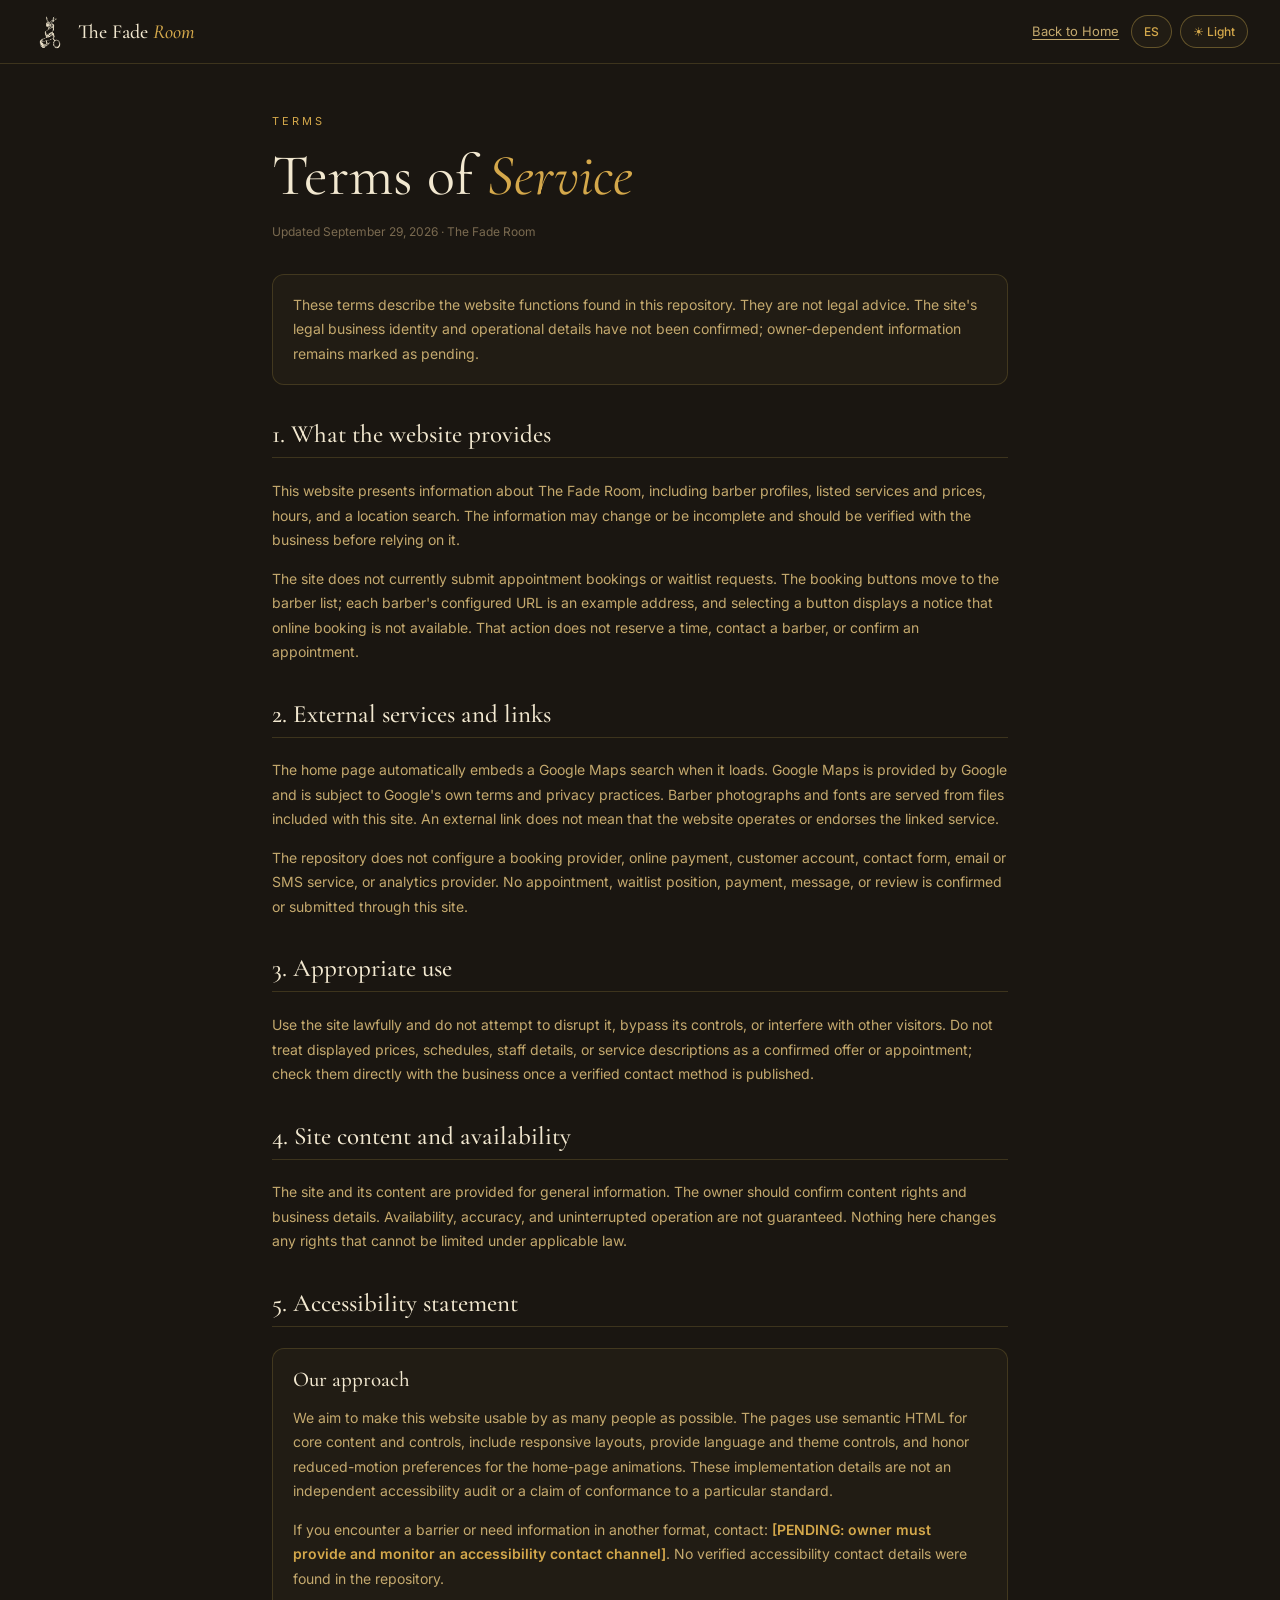
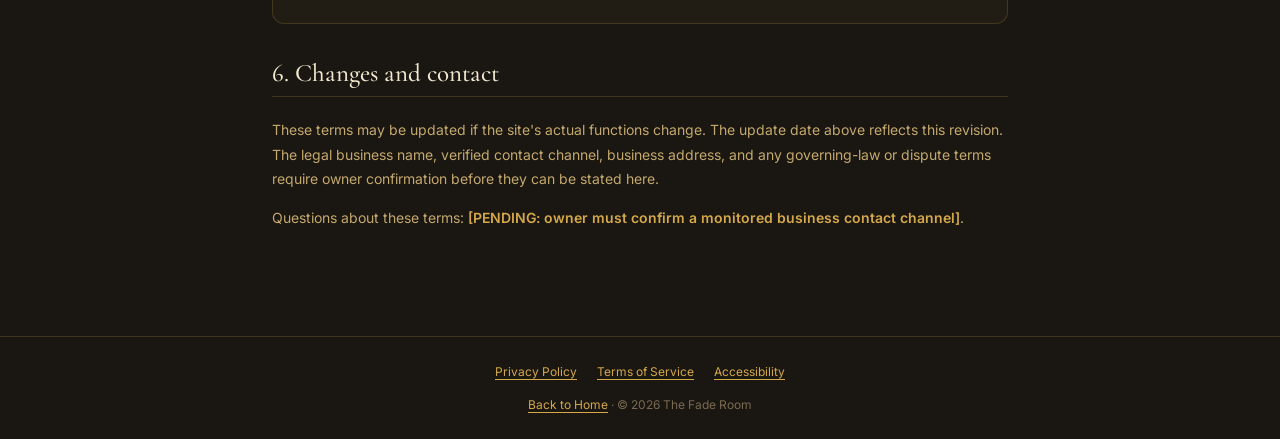
<file: terms/index.html>
<!doctype html>
<html lang="en" data-theme="dark">
<head>
  <meta charset="utf-8">
  <meta name="viewport" content="width=device-width, initial-scale=1">
  <title>Terms of Service — The Fade Room</title>
  <meta name="description" content="Terms for use of The Fade Room website.">
  <script src="/assets/site-preferences.js"></script>
  <link rel="stylesheet" href="/assets/fonts.css">
  <style>
    :root {
      --gold:#C9A84C;--gold-light:#E8C96A;--gold-pale:#F5E6C0;
      --cream:#FAF6EE;--text-main:#1A1611;--text-sub:#5C4F3A;
      --text-muted:#9B8E78;--surface:#FFFFFF;--border:rgba(201,168,76,.25);
      --border-strong:rgba(201,168,76,.5);
    }
    :root[data-theme="dark"] {
      --gold:#D4A84B;--gold-light:#E8C96A;--gold-pale:#3D2E10;
      --cream:#1A1611;--text-main:#F2E8D0;--text-sub:#C4A96E;
      --text-muted:#7A6A50;--surface:#211C14;
      --border:rgba(201,168,76,.2);--border-strong:rgba(201,168,76,.4);
    }
    *,*::before,*::after{box-sizing:border-box}
    html[lang="es"] [data-lang="en"],html:not([lang="es"]) [data-lang="es"]{display:none!important}
    html{scroll-behavior:smooth;scroll-padding-top:80px}
    body{margin:0;font-family:Inter,system-ui,sans-serif;background:var(--cream);color:var(--text-main);line-height:1.75;transition:background .2s,color .2s}
    a{color:var(--gold);text-underline-offset:3px}
    .navbar{position:sticky;top:0;z-index:2;min-height:64px;display:flex;align-items:center;justify-content:space-between;gap:16px;padding:10px clamp(16px,4vw,32px);background:var(--cream);border-bottom:1px solid var(--border)}
    .brand{display:inline-flex;align-items:center;gap:10px;color:var(--text-main);font:500 20px "Cormorant Garamond",Georgia,serif;text-decoration:none}
    .brand-logo{display:block;height:36px;width:auto;object-fit:contain}
    .brand-logo.logo-dark{display:none}
    :root[data-theme="light"] .brand-logo.logo-light{display:none}
    :root[data-theme="light"] .brand-logo.logo-dark{display:block}
    .brand em{color:var(--gold)}
    .nav-right{display:flex;align-items:center;gap:12px}
    .back-link{font-size:13px;color:var(--text-sub)}
    .controls{display:flex;gap:8px}
    .top-btn{border:1px solid var(--border-strong);border-radius:24px;padding:8px 12px;background:var(--surface);color:var(--gold);font:500 12px Inter,system-ui,sans-serif;cursor:pointer}
    .page{max-width:780px;margin:0 auto;padding:48px 22px 72px}
    .eyebrow{color:var(--gold);font-size:11px;letter-spacing:3px;text-transform:uppercase}
    h1,h2,h3{font-family:"Cormorant Garamond",Georgia,serif;line-height:1.2}
    h1{font-size:clamp(38px,8vw,58px);font-weight:400;margin:10px 0}
    h1 em{color:var(--gold)}
    .meta{color:var(--text-muted);font-size:12px;margin:0 0 32px}
    .notice,.access-card{padding:18px 20px;border:1px solid var(--border);border-radius:12px;background:var(--surface);color:var(--text-sub);font-size:14px}
    section{margin:34px 0;scroll-margin-top:88px}
    h2{font-size:25px;font-weight:500;border-bottom:1px solid var(--border);padding-bottom:8px}
    h3{font-size:21px;font-weight:500;color:var(--text-main);margin:0 0 8px}
    p,li{font-size:14px;color:var(--text-sub)}
    li{margin:7px 0}
    .pending{font-weight:600;color:var(--gold)}
    .footer{border-top:1px solid var(--border);padding:24px 16px;text-align:center;font-size:12px;color:var(--text-muted)}
    .footer-links{display:flex;justify-content:center;gap:20px;flex-wrap:wrap;margin-bottom:12px}
    @media(max-width:560px){.navbar{flex-wrap:wrap}.nav-right{width:100%;justify-content:space-between}.page{padding-top:32px}}
  </style>
</head>
<body>
  <nav class="navbar" id="site-navigation" aria-label="Site navigation">
    <a class="brand" href="/" aria-label="The Fade Room home">
      <img src="/assets/logo-light.png" alt="" class="brand-logo logo-light" width="40" height="40">
      <img src="/assets/logo-dark.png" alt="" class="brand-logo logo-dark" width="40" height="40">
      <span>The Fade <em>Room</em></span>
    </a>
    <div class="nav-right">
      <a class="back-link" id="back-link" href="/">Back to Home</a>
      <div class="controls">
        <button class="top-btn" type="button" onclick="toggleLanguage()" aria-label="Change language"><span id="language-label">ES</span></button>
        <button class="top-btn" type="button" onclick="toggleTheme()" aria-label="Toggle light or dark theme"><span id="theme-icon">☀</span> <span id="theme-label">Light</span></button>
      </div>
    </div>
  </nav>
  <main class="page">
    <div class="eyebrow" id="eyebrow">Terms</div>
    <h1 id="page-title"><span data-lang="en">Terms of <em>Service</em></span><span data-lang="es">Términos del <em>servicio</em></span></h1>
    <p class="meta" id="page-meta">Updated September 29, 2026 · The Fade Room</p>
    <div class="notice">
      <div data-lang="en">These terms describe the website functions found in this repository. They are not legal advice. The site's legal business identity and operational details have not been confirmed; owner-dependent information remains marked as pending.</div>
      <div data-lang="es">Estos términos describen las funciones del sitio encontradas en este repositorio. No son asesoría legal. No se han confirmado la identidad legal del negocio ni los detalles operativos; la información que depende del propietario aparece marcada como pendiente.</div>
    </div>

    <section>
      <div data-lang="en">
        <h2>1. What the website provides</h2>
        <p>This website presents information about The Fade Room, including barber profiles, listed services and prices, hours, and a location search. The information may change or be incomplete and should be verified with the business before relying on it.</p>
        <p>The site does not currently submit appointment bookings or waitlist requests. The booking buttons move to the barber list; each barber's configured URL is an example address, and selecting a button displays a notice that online booking is not available. That action does not reserve a time, contact a barber, or confirm an appointment.</p>
      </div>
      <div data-lang="es">
        <h2>1. Funciones del sitio</h2>
        <p>Este sitio presenta información sobre The Fade Room, incluidos perfiles de barberos, servicios y precios publicados, horarios y una búsqueda de ubicación. La información puede cambiar o estar incompleta; confirma los datos con el negocio antes de basarte en ellos.</p>
        <p>Actualmente, el sitio no envía reservas de citas ni solicitudes para una lista de espera. Los botones de reserva desplazan a la lista de barberos; la URL configurada para cada barbero es una dirección de ejemplo y, al seleccionar un botón, se muestra un aviso de que las reservas en línea no están disponibles. Esa acción no reserva un horario, no contacta a un barbero ni confirma una cita.</p>
      </div>
    </section>

    <section>
      <div data-lang="en">
        <h2>2. External services and links</h2>
        <p>The home page automatically embeds a Google Maps search when it loads. Google Maps is provided by Google and is subject to Google's own terms and privacy practices. Barber photographs and fonts are served from files included with this site. An external link does not mean that the website operates or endorses the linked service.</p>
        <p>The repository does not configure a booking provider, online payment, customer account, contact form, email or SMS service, or analytics provider. No appointment, waitlist position, payment, message, or review is confirmed or submitted through this site.</p>
      </div>
      <div data-lang="es">
        <h2>2. Servicios y enlaces externos</h2>
        <p>La página principal incorpora automáticamente una búsqueda de Google Maps al cargarse. Google Maps es un servicio proporcionado por Google y está sujeto a sus propios términos y prácticas de privacidad. Las fotografías de barberos y las fuentes se sirven desde archivos incluidos en este sitio. Un enlace externo no significa que el sitio opere o respalde el servicio enlazado.</p>
        <p>El repositorio no configura un proveedor de reservas, pagos en línea, cuentas de clientes, formulario de contacto, servicio de correo electrónico o SMS ni proveedor de analítica. Este sitio no confirma ni envía citas, lugares en listas de espera, pagos, mensajes o reseñas.</p>
      </div>
    </section>

    <section>
      <div data-lang="en">
        <h2>3. Appropriate use</h2>
        <p>Use the site lawfully and do not attempt to disrupt it, bypass its controls, or interfere with other visitors. Do not treat displayed prices, schedules, staff details, or service descriptions as a confirmed offer or appointment; check them directly with the business once a verified contact method is published.</p>
      </div>
      <div data-lang="es">
        <h2>3. Uso adecuado</h2>
        <p>Utiliza el sitio de forma legal y no intentes interrumpirlo, eludir sus controles ni interferir con otras personas. No consideres que los precios, horarios, datos del personal o descripciones de servicios publicados sean una oferta confirmada o una cita; verifícalos directamente con el negocio cuando se publique un medio de contacto confirmado.</p>
      </div>
    </section>

    <section>
      <div data-lang="en">
        <h2>4. Site content and availability</h2>
        <p>The site and its content are provided for general information. The owner should confirm content rights and business details. Availability, accuracy, and uninterrupted operation are not guaranteed. Nothing here changes any rights that cannot be limited under applicable law.</p>
      </div>
      <div data-lang="es">
        <h2>4. Contenido y disponibilidad del sitio</h2>
        <p>El sitio y su contenido se ofrecen con fines informativos generales. El propietario debe confirmar los derechos sobre el contenido y los datos del negocio. No se garantiza la disponibilidad, exactitud ni operación ininterrumpida. Nada de lo aquí indicado modifica derechos que no puedan limitarse conforme a la ley aplicable.</p>
      </div>
    </section>

    <section id="accessibility">
      <div data-lang="en">
        <h2>5. Accessibility statement</h2>
        <div class="access-card">
          <h3>Our approach</h3>
          <p>We aim to make this website usable by as many people as possible. The pages use semantic HTML for core content and controls, include responsive layouts, provide language and theme controls, and honor reduced-motion preferences for the home-page animations. These implementation details are not an independent accessibility audit or a claim of conformance to a particular standard.</p>
          <p>If you encounter a barrier or need information in another format, contact: <span class="pending">[PENDING: owner must provide and monitor an accessibility contact channel]</span>. No verified accessibility contact details were found in the repository.</p>
        </div>
      </div>
      <div data-lang="es">
        <h2>5. Declaración de accesibilidad</h2>
        <div class="access-card">
          <h3>Nuestro enfoque</h3>
          <p>Buscamos que este sitio sea utilizable por el mayor número de personas posible. Las páginas utilizan HTML semántico para el contenido y los controles principales, diseños adaptables, controles de idioma y tema, y respetan la preferencia de movimiento reducido en las animaciones de la página principal. Estos detalles de implementación no constituyen una auditoría independiente de accesibilidad ni una afirmación de conformidad con una norma específica.</p>
          <p>Si encuentras una barrera o necesitas información en otro formato, contacta con: <span class="pending">[PENDIENTE: el propietario debe proporcionar y supervisar un canal de contacto de accesibilidad]</span>. El repositorio no contiene datos de contacto de accesibilidad verificados.</p>
        </div>
      </div>
    </section>

    <section>
      <div data-lang="en">
        <h2>6. Changes and contact</h2>
        <p>These terms may be updated if the site's actual functions change. The update date above reflects this revision. The legal business name, verified contact channel, business address, and any governing-law or dispute terms require owner confirmation before they can be stated here.</p>
        <p>Questions about these terms: <span class="pending">[PENDING: owner must confirm a monitored business contact channel]</span>.</p>
      </div>
      <div data-lang="es">
        <h2>6. Cambios y contacto</h2>
        <p>Estos términos pueden actualizarse si cambian las funciones reales del sitio. La fecha anterior corresponde a esta revisión. El nombre legal del negocio, el canal de contacto verificado, la dirección comercial y cualquier condición sobre ley aplicable o disputas requieren confirmación del propietario antes de incluirse aquí.</p>
        <p>Preguntas sobre estos términos: <span class="pending">[PENDIENTE: el propietario debe confirmar un canal de contacto comercial supervisado]</span>.</p>
      </div>
    </section>
  </main>
  <footer class="footer">
    <nav class="footer-links" id="footer-navigation" aria-label="Legal navigation">
      <a href="/privacy/" id="privacy-link">Privacy Policy</a>
      <a href="/terms/" id="terms-link">Terms of Service</a>
      <a href="/terms/#accessibility" id="accessibility-link">Accessibility</a>
    </nav>
    <a href="/" id="home-link">Back to Home</a> · © 2026 The Fade Room
  </footer>
  <script>
    const legalLabels = {
      en: { title: 'Terms of Service — The Fade Room', description: 'Terms for use of The Fade Room website.', eyebrow: 'Terms', meta: 'Updated September 29, 2026 · The Fade Room', back: 'Back to Home', privacy: 'Privacy Policy', terms: 'Terms of Service', accessibility: 'Accessibility', language: 'ES', languageAria: 'Change language', theme: 'Dark', themeAria: 'Toggle light or dark theme', siteNavigation: 'Site navigation', footerNavigation: 'Legal navigation' },
      es: { title: 'Términos del servicio — The Fade Room', description: 'Términos de uso del sitio web The Fade Room.', eyebrow: 'Términos', meta: 'Actualizado el 29 de septiembre de 2026 · The Fade Room', back: 'Volver al inicio', privacy: 'Política de privacidad', terms: 'Términos del servicio', accessibility: 'Accesibilidad', language: 'EN', languageAria: 'Cambiar idioma', theme: 'Oscuro', themeAria: 'Cambiar entre tema claro y oscuro', siteNavigation: 'Navegación del sitio', footerNavigation: 'Navegación legal' }
    };
    function applyLanguage() {
      const isSpanish = SitePreferences.getLanguage() === 'es';
      const isDark = SitePreferences.getTheme() === 'dark';
      const labels = legalLabels[isSpanish ? 'es' : 'en'];
      document.title = labels.title;
      document.querySelector('meta[name="description"]').content = labels.description;
      document.getElementById('eyebrow').textContent = labels.eyebrow;
      document.getElementById('page-meta').textContent = labels.meta;
      document.getElementById('back-link').textContent = labels.back;
      document.getElementById('home-link').textContent = labels.back;
      document.getElementById('privacy-link').textContent = labels.privacy;
      document.getElementById('terms-link').textContent = labels.terms;
      document.getElementById('accessibility-link').textContent = labels.accessibility;
      document.getElementById('site-navigation').setAttribute('aria-label', labels.siteNavigation);
      document.getElementById('footer-navigation').setAttribute('aria-label', labels.footerNavigation);
      document.getElementById('language-label').textContent = labels.language;
      document.getElementById('theme-label').textContent = isDark ? (isSpanish ? 'Claro' : 'Light') : (isSpanish ? 'Oscuro' : 'Dark');
      document.getElementById('theme-icon').textContent = isDark ? '☀' : '☽';
      document.querySelector('[onclick="toggleLanguage()"]').setAttribute('aria-label', labels.languageAria);
      document.querySelector('[onclick="toggleTheme()"]').setAttribute('aria-label', labels.themeAria);
    }
    function toggleLanguage() {
      SitePreferences.setLanguage(SitePreferences.getLanguage() === 'es' ? 'en' : 'es');
      applyLanguage();
    }
    function toggleTheme() {
      SitePreferences.setTheme(SitePreferences.getTheme() === 'dark' ? 'light' : 'dark');
      applyLanguage();
    }
    window.addEventListener('sitepreferenceschange', applyLanguage);
    applyLanguage();
  </script>
</body>
</html>
</file>
<file: assets/fonts.css>
@font-face {
  font-family: "Cormorant Garamond";
  font-style: normal;
  font-weight: 300 600;
  font-display: swap;
  src: url("/assets/fonts/cormorant-garamond-latin.woff2") format("woff2");
}

@font-face {
  font-family: "Cormorant Garamond";
  font-style: italic;
  font-weight: 300 500;
  font-display: swap;
  src: url("/assets/fonts/cormorant-garamond-italic-latin.woff2") format("woff2");
}

@font-face {
  font-family: "Inter";
  font-style: normal;
  font-weight: 300 600;
  font-display: swap;
  src: url("/assets/fonts/inter-latin.woff2") format("woff2");
}
</file>
